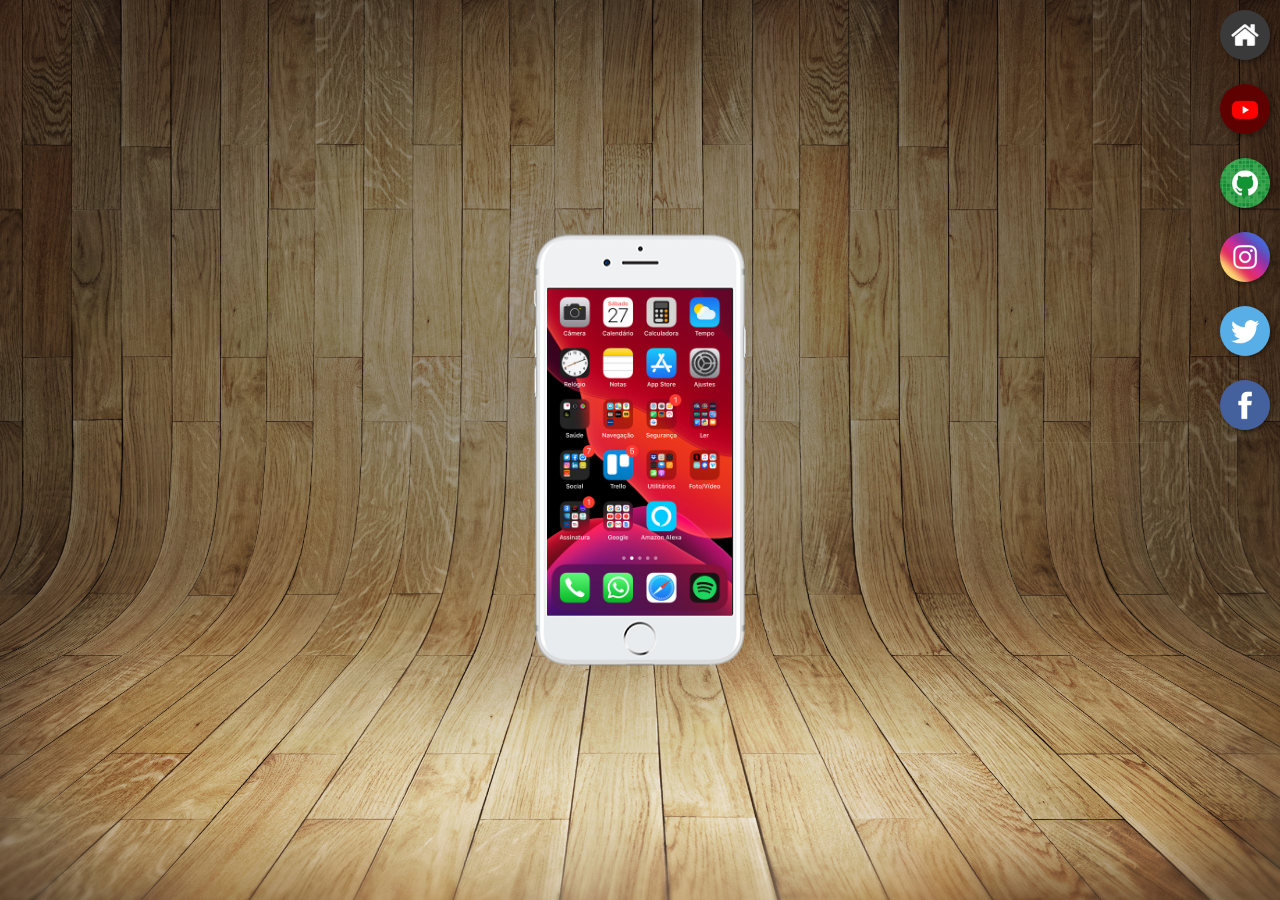
<file: index.html>
<!DOCTYPE html>
<html lang="pt-br">
<head>
    <meta charset="UTF-8">
    <meta name="viewport" content="width=device-width, initial-scale=1.0">
    <link rel="shortcut icon" href="favicon.ico" type="image/x-icon">
    <link rel="stylesheet" href="estilos/style.css">
    <title>Projeto Redes Sociais</title>
</head>
<body>
   <main>
        <section id="telefone">
            <iframe src="home.html" name="tela" id="tela" frameborder="0">
                Seu navegador não é compatível com isso.
            </iframe>
        </section>
        <section id="redes-sociais">
            <a href="home.html" target="tela"><img src="imagens/logo-home.jpg" alt="Home"></a><br>
            <a href="youtube.html" target="tela"><img src="imagens/logo-youtube.jpg" alt="YouTube"></a><br>
            <a href="github.html" target="tela"><img src="imagens/logo-github.jpg" alt="GitHub"></a><br>
            <a href="instagram.html" target="tela"><img src="imagens/logo-instagram.jpg" alt="Instagram"></a><br>
            <a href="twitter.html" target="tela"><img src="imagens/logo-twitter.jpg" alt="Twitter"></a><br>
            <a href="facebook.html" target="tela"><img src="imagens/logo-facebook.jpg" alt="Facebook"></a>
        </section>
   </main>
</body>
</html>
</file>
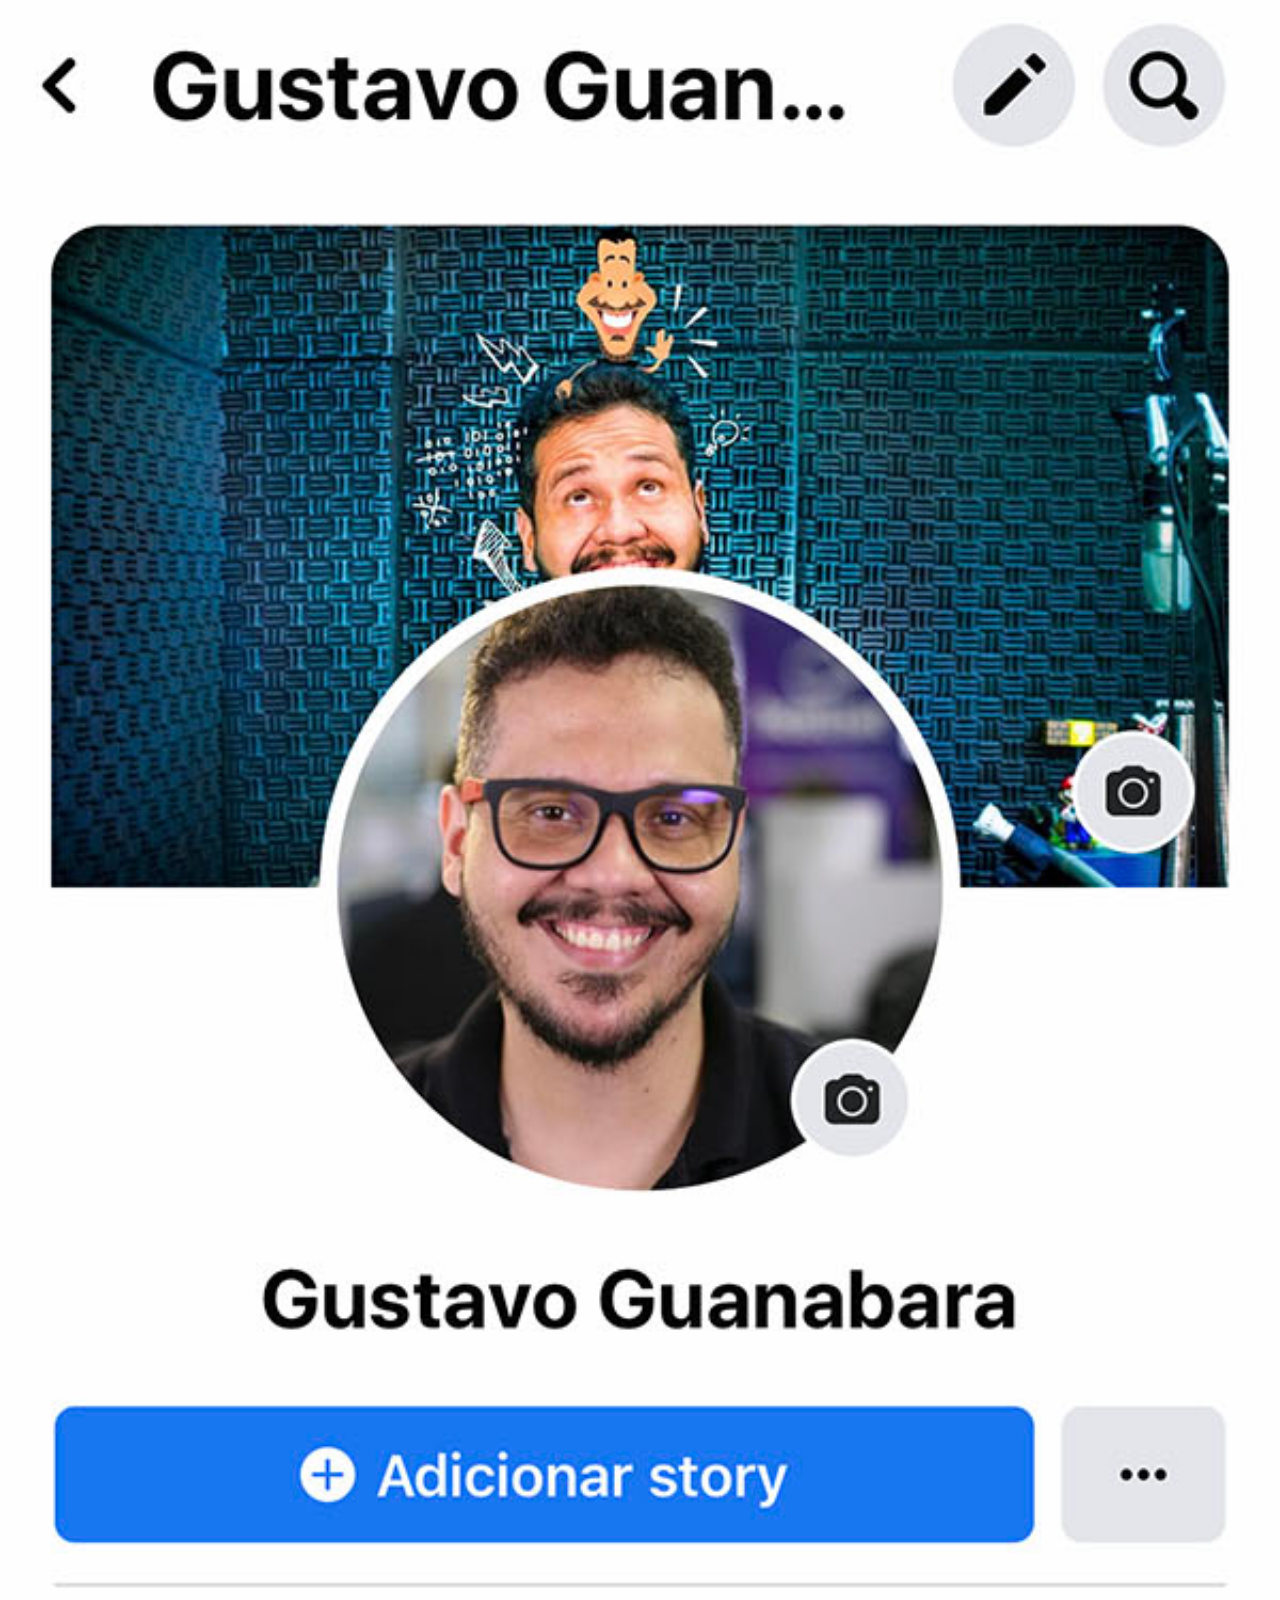
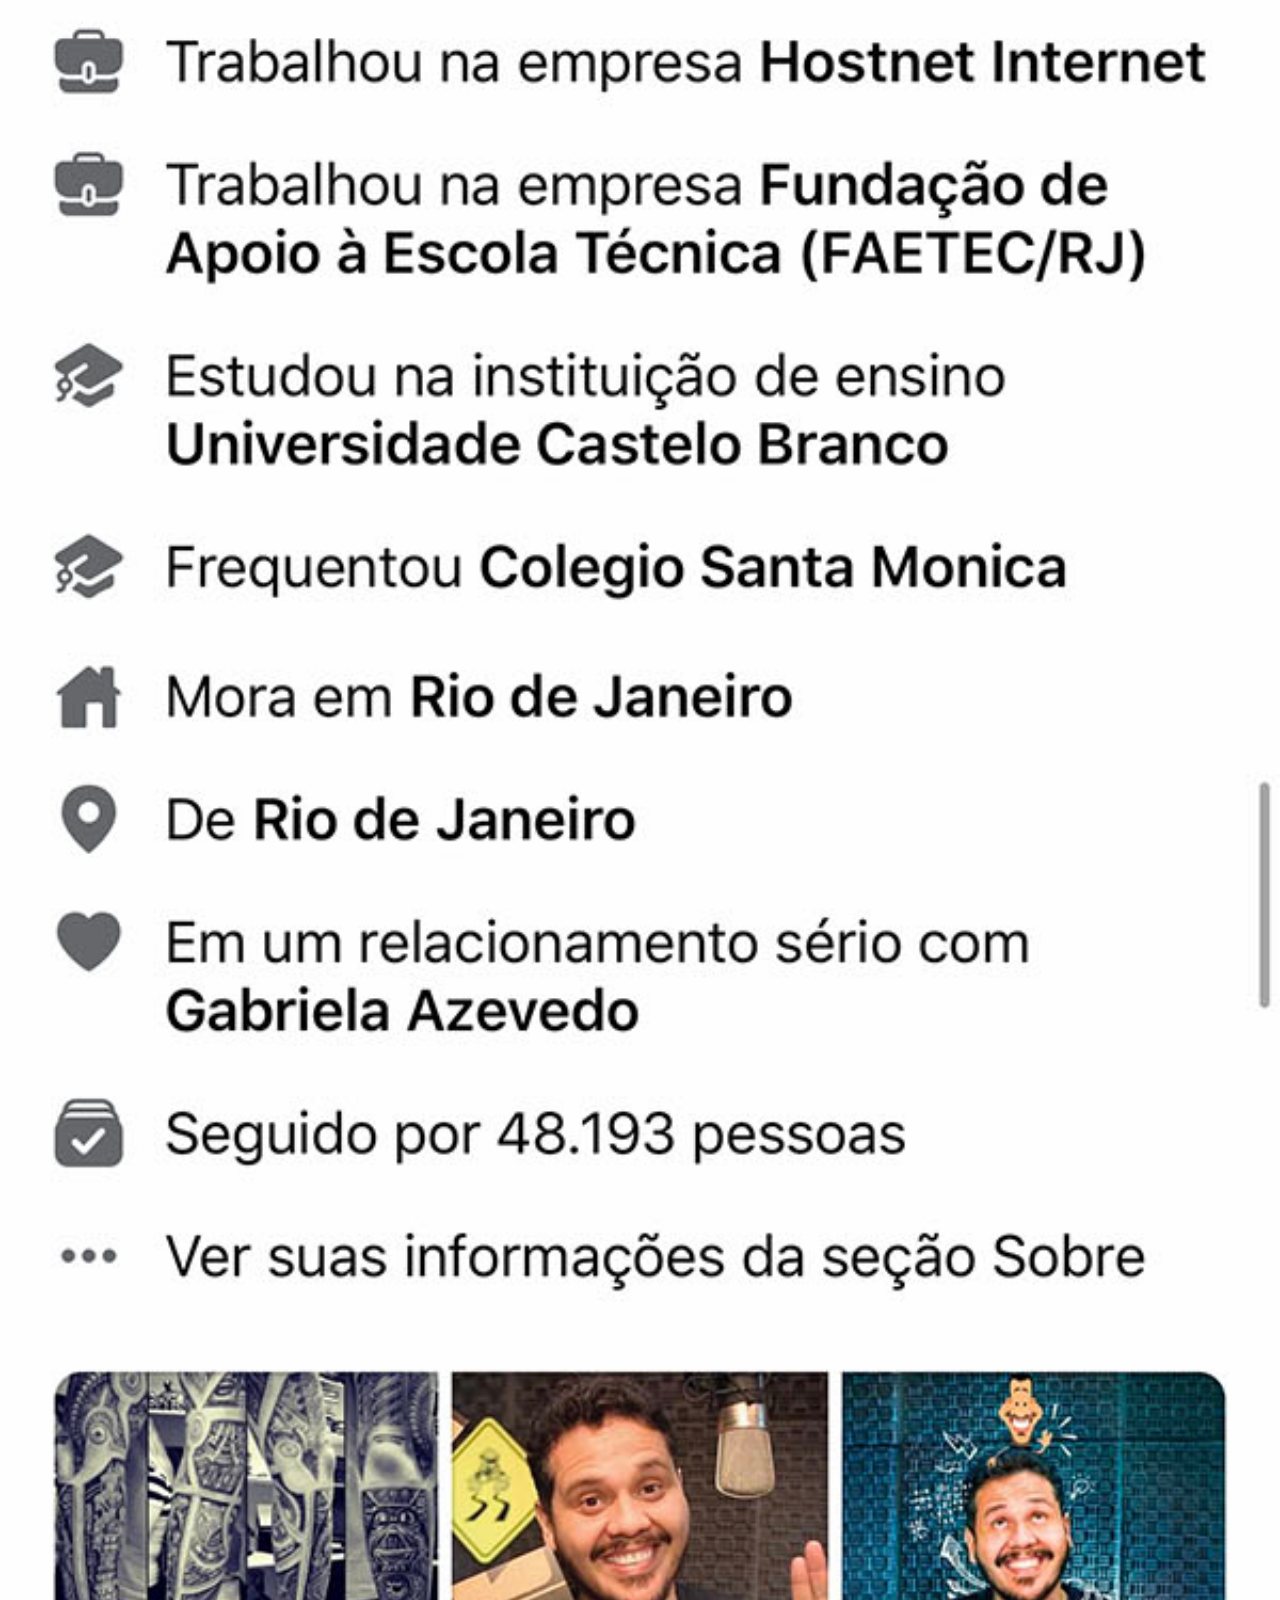
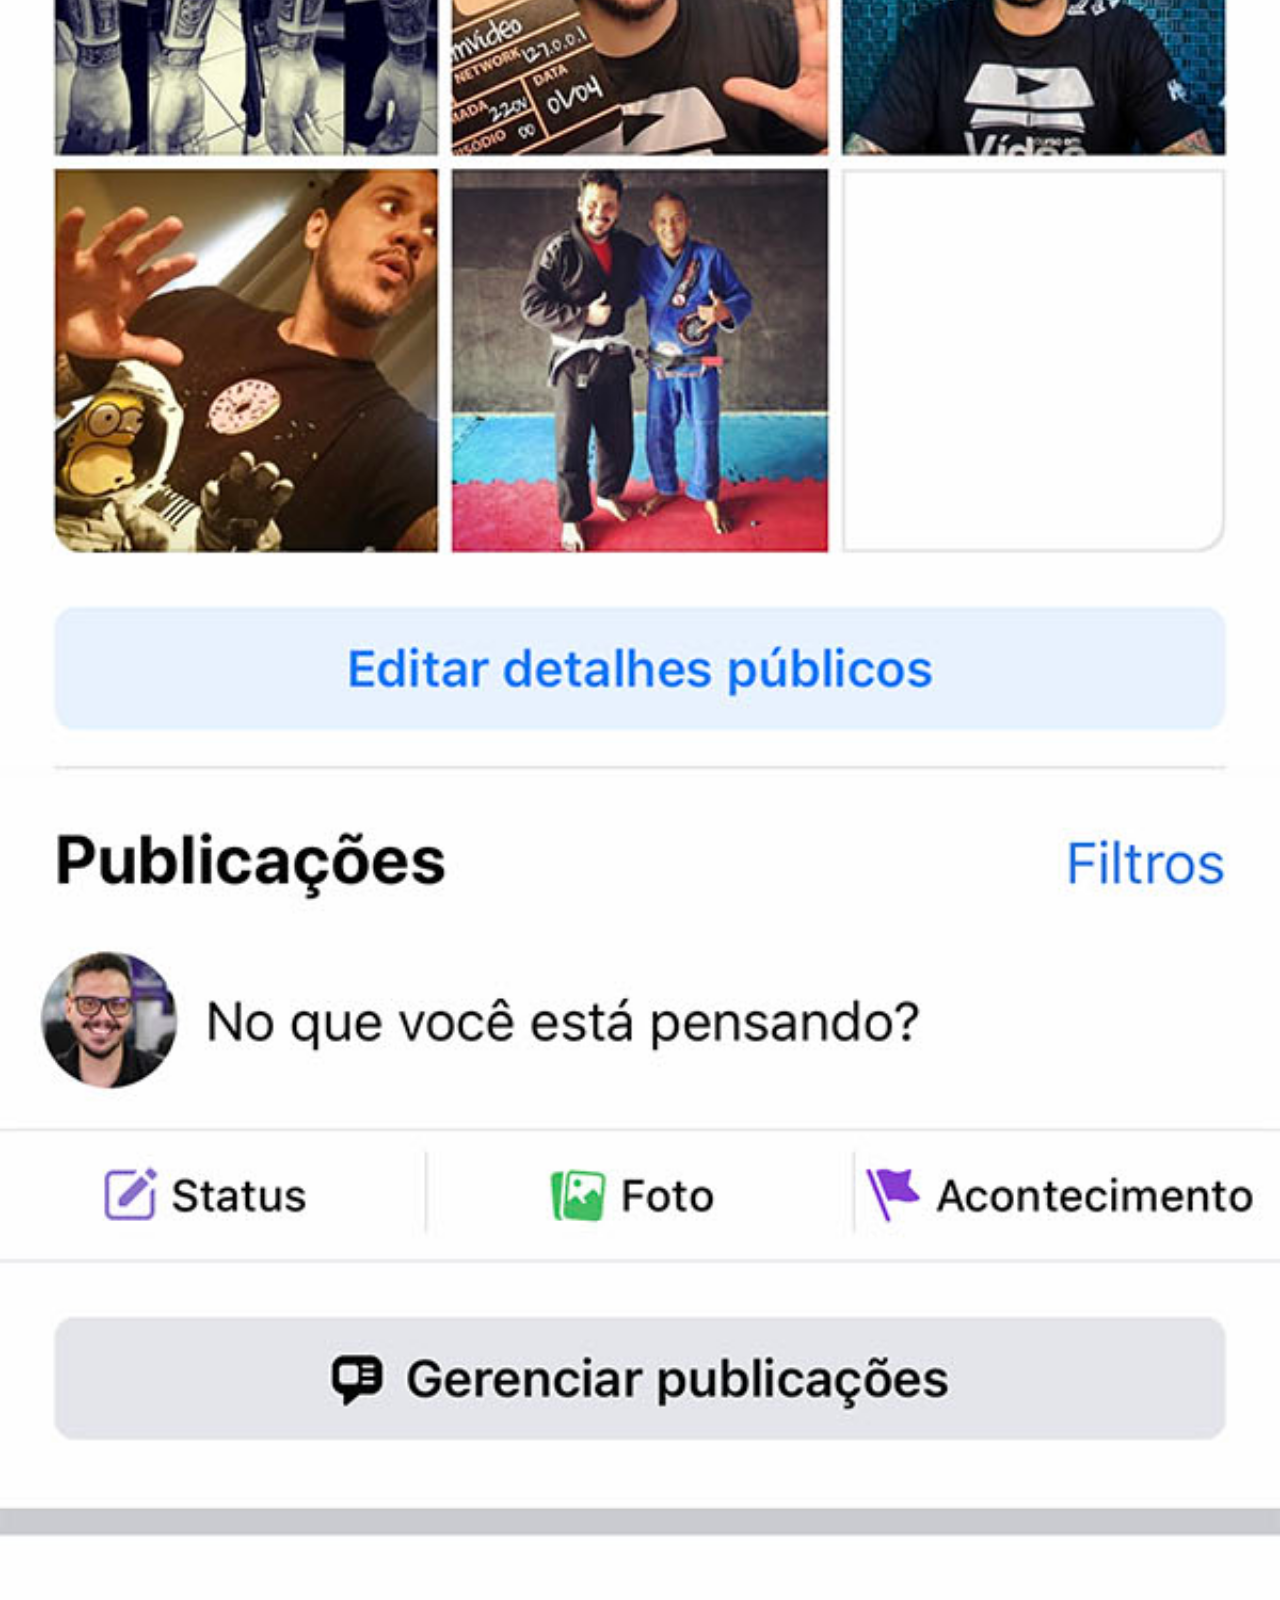
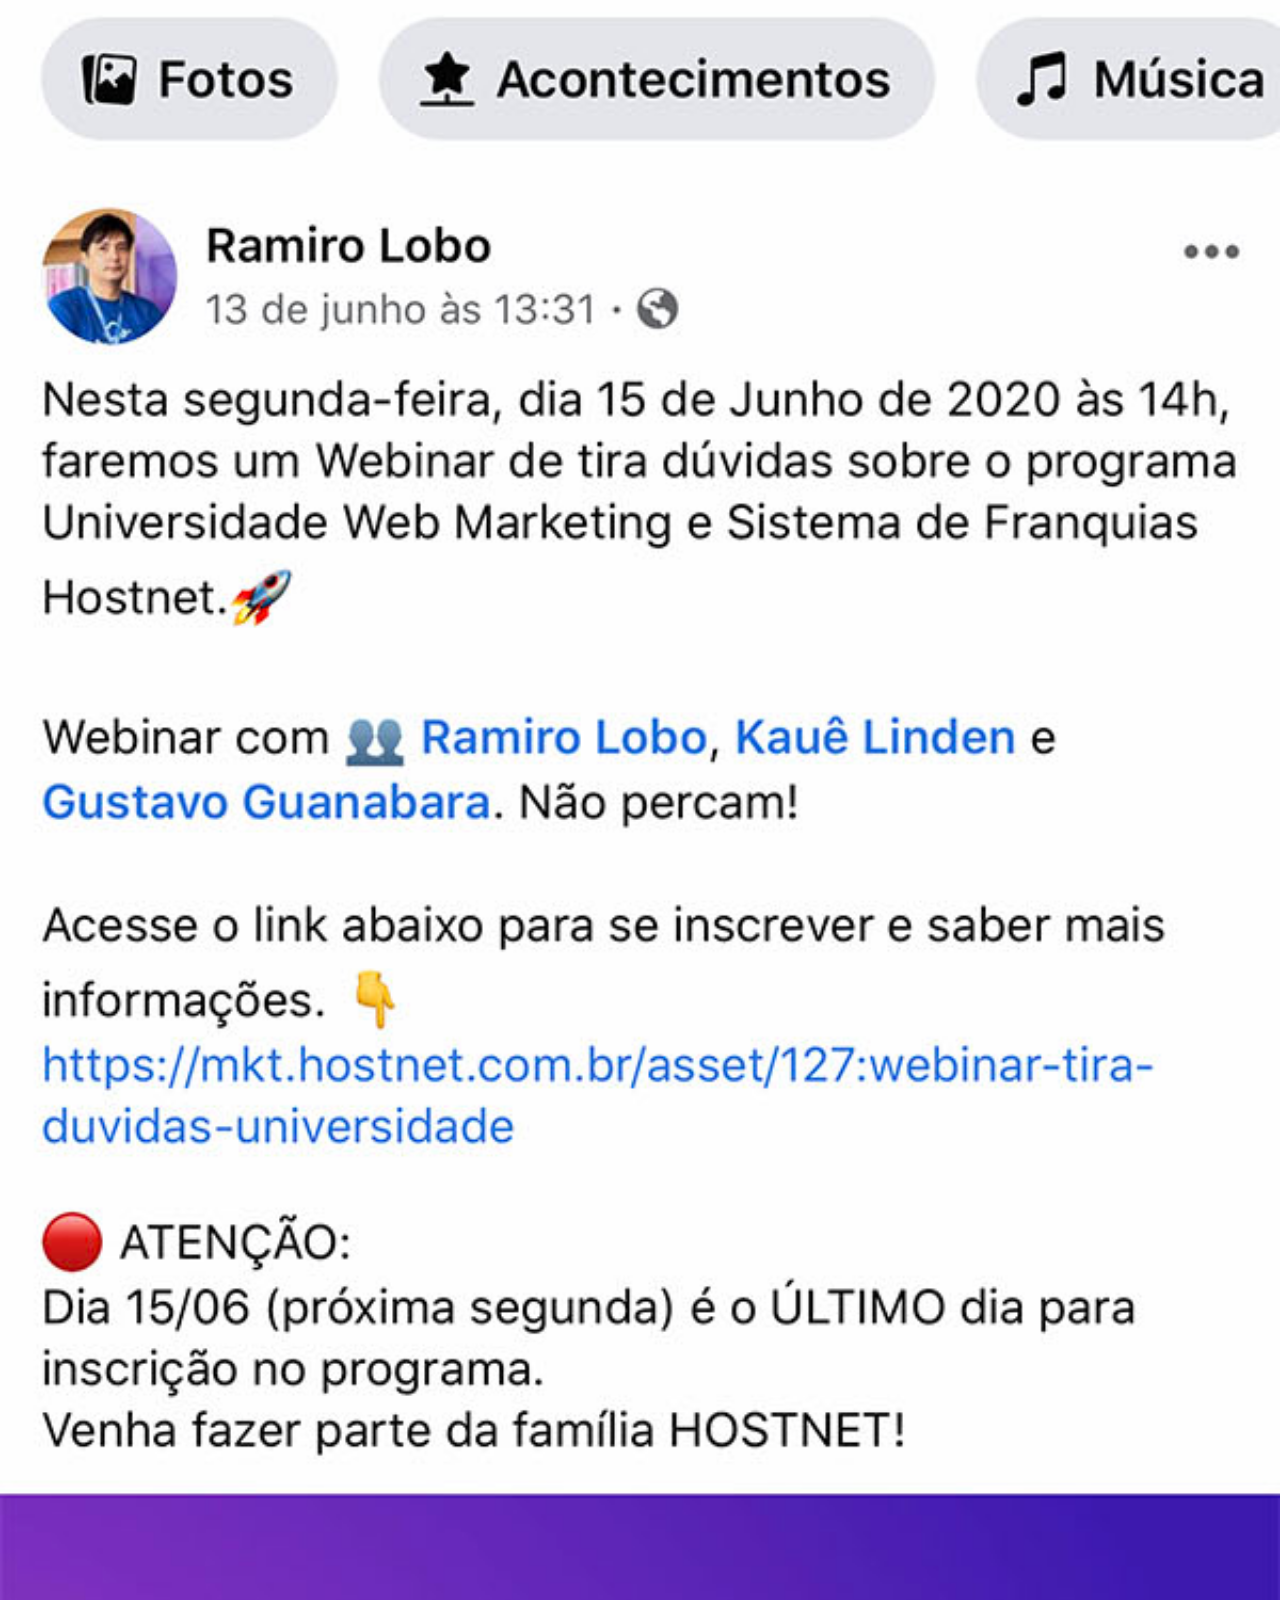
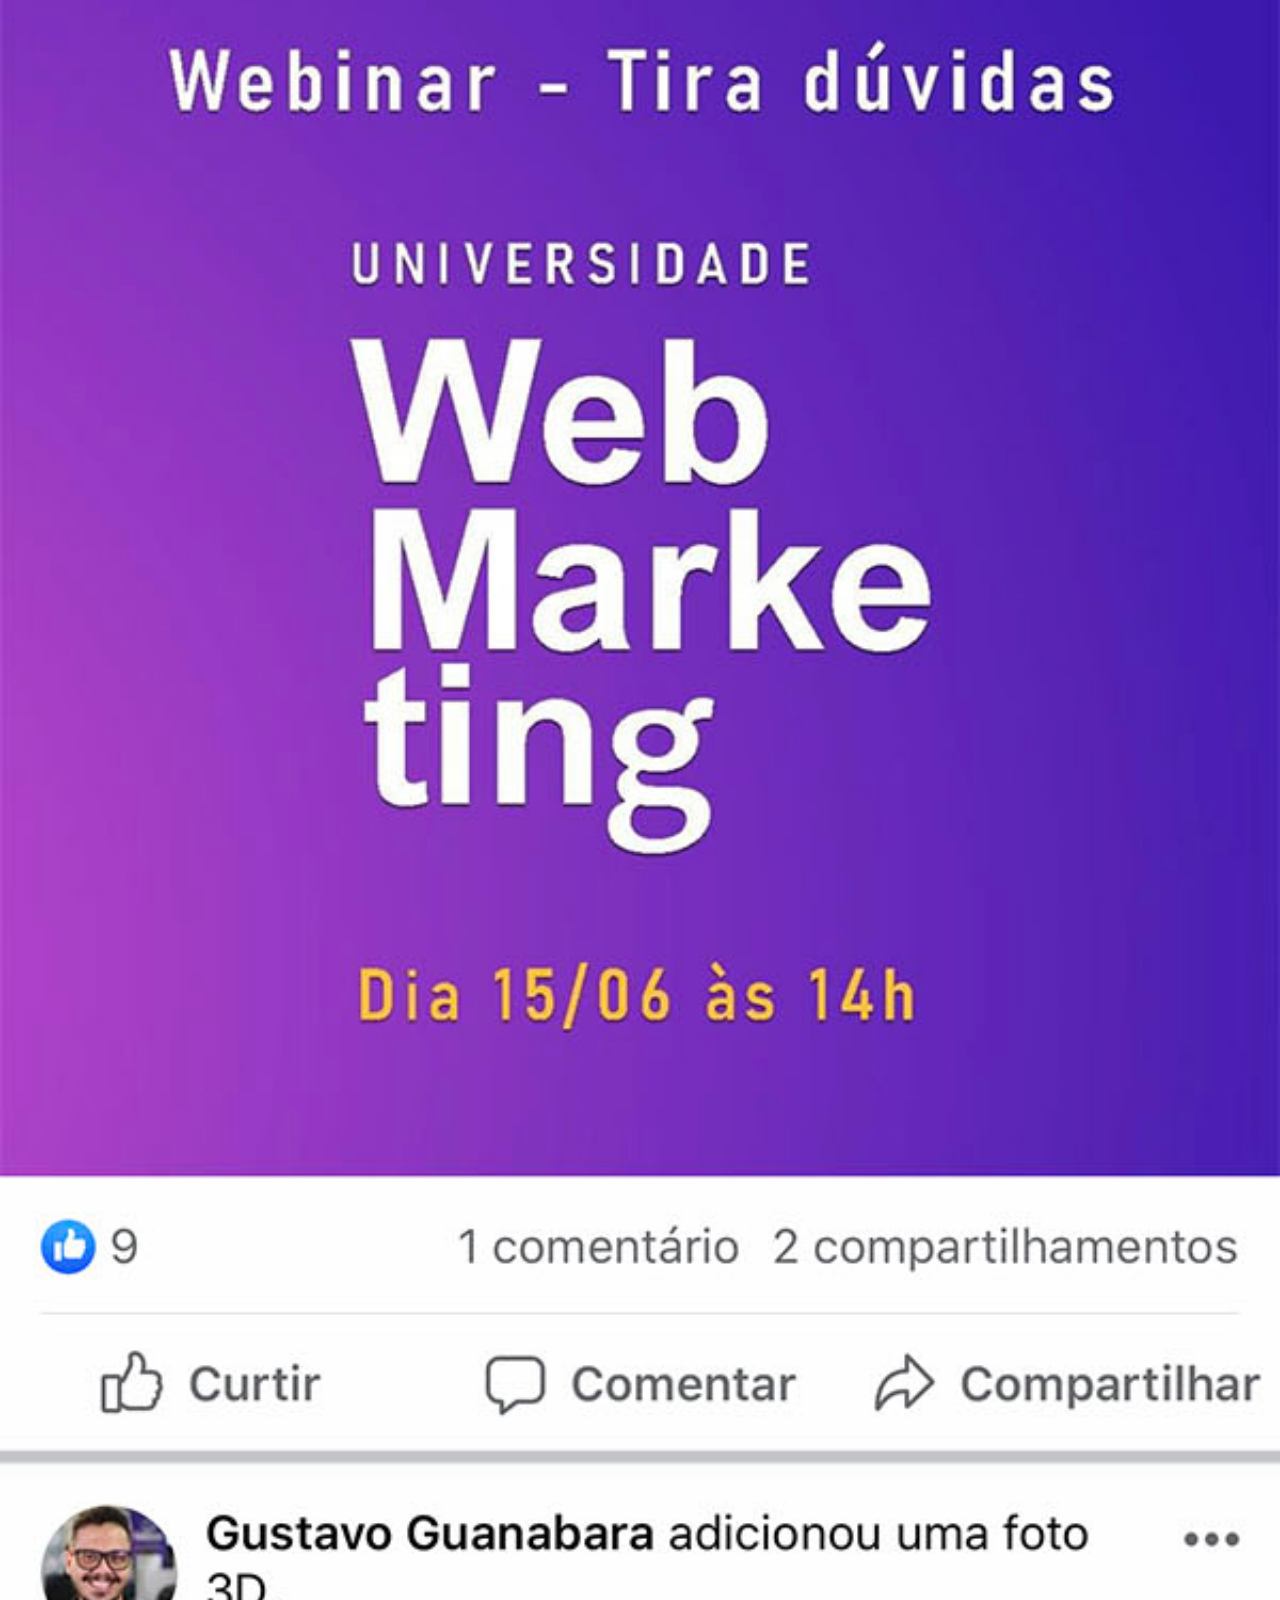
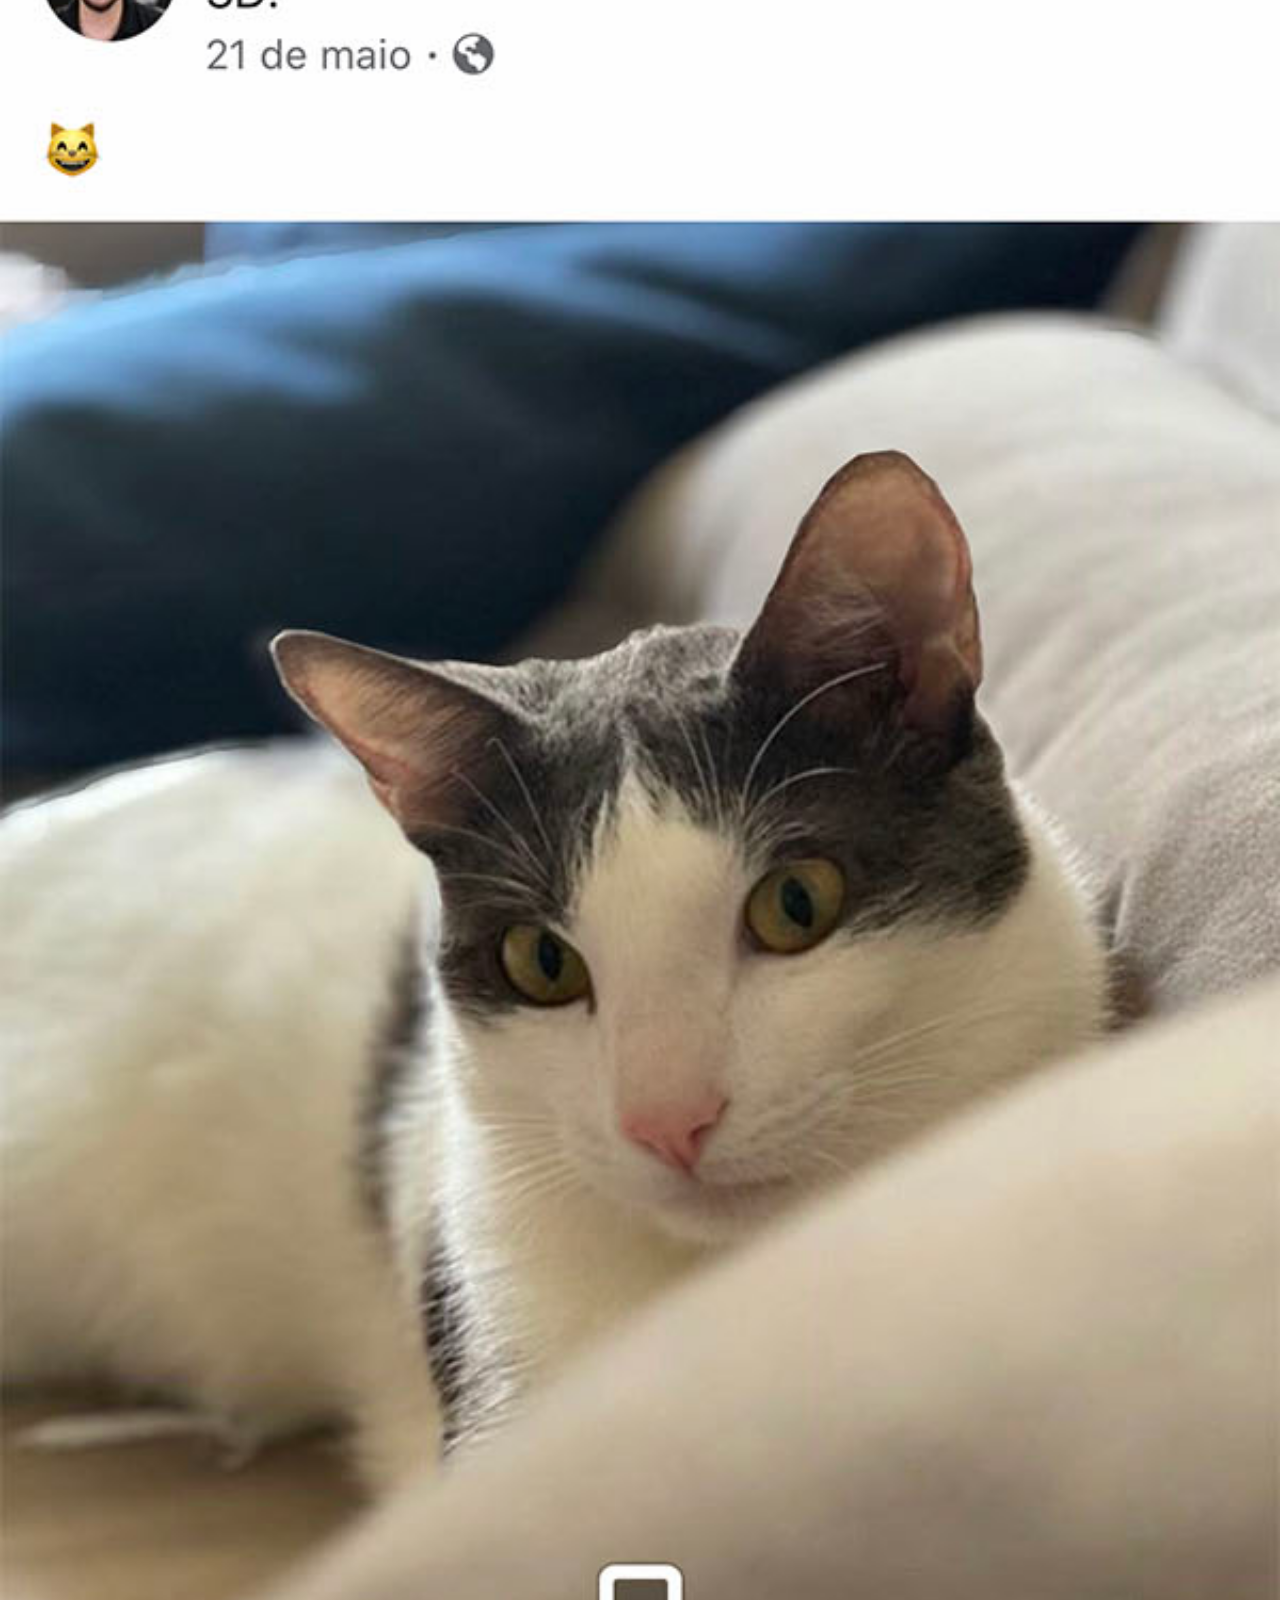
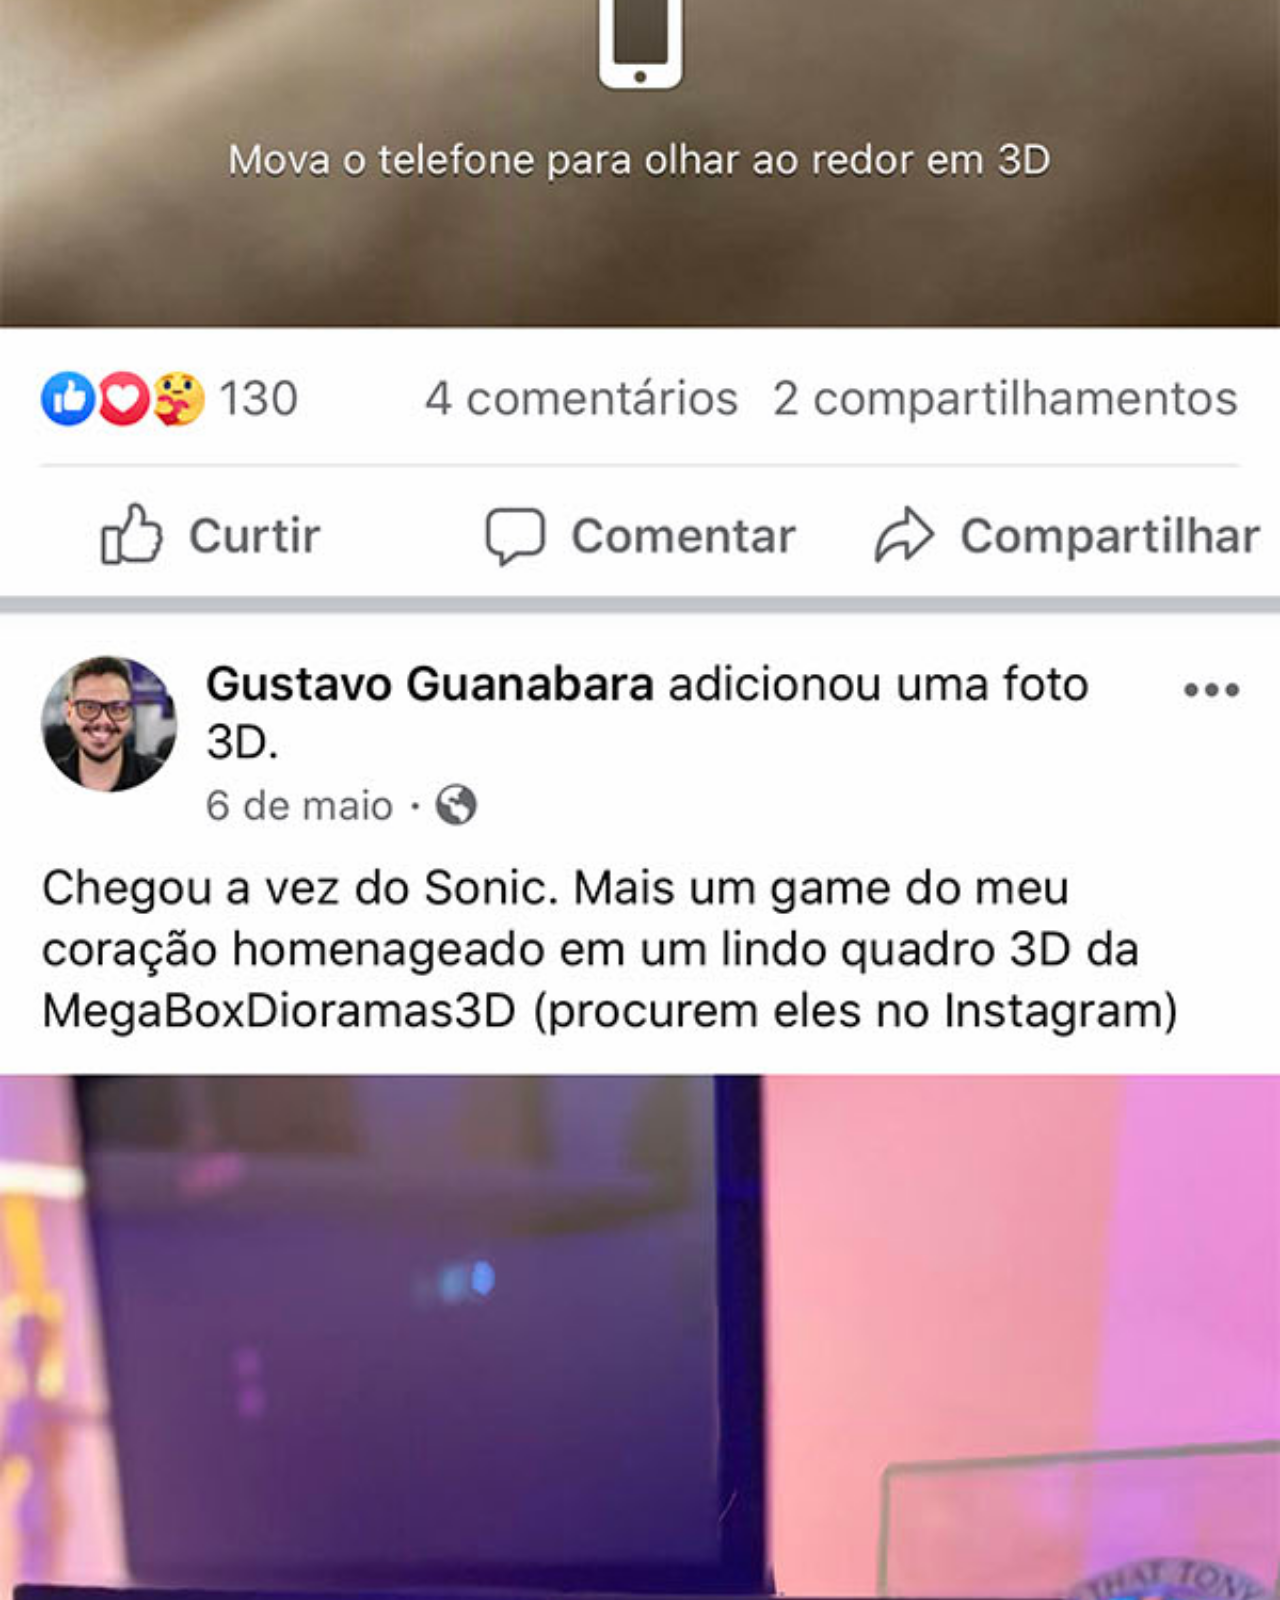
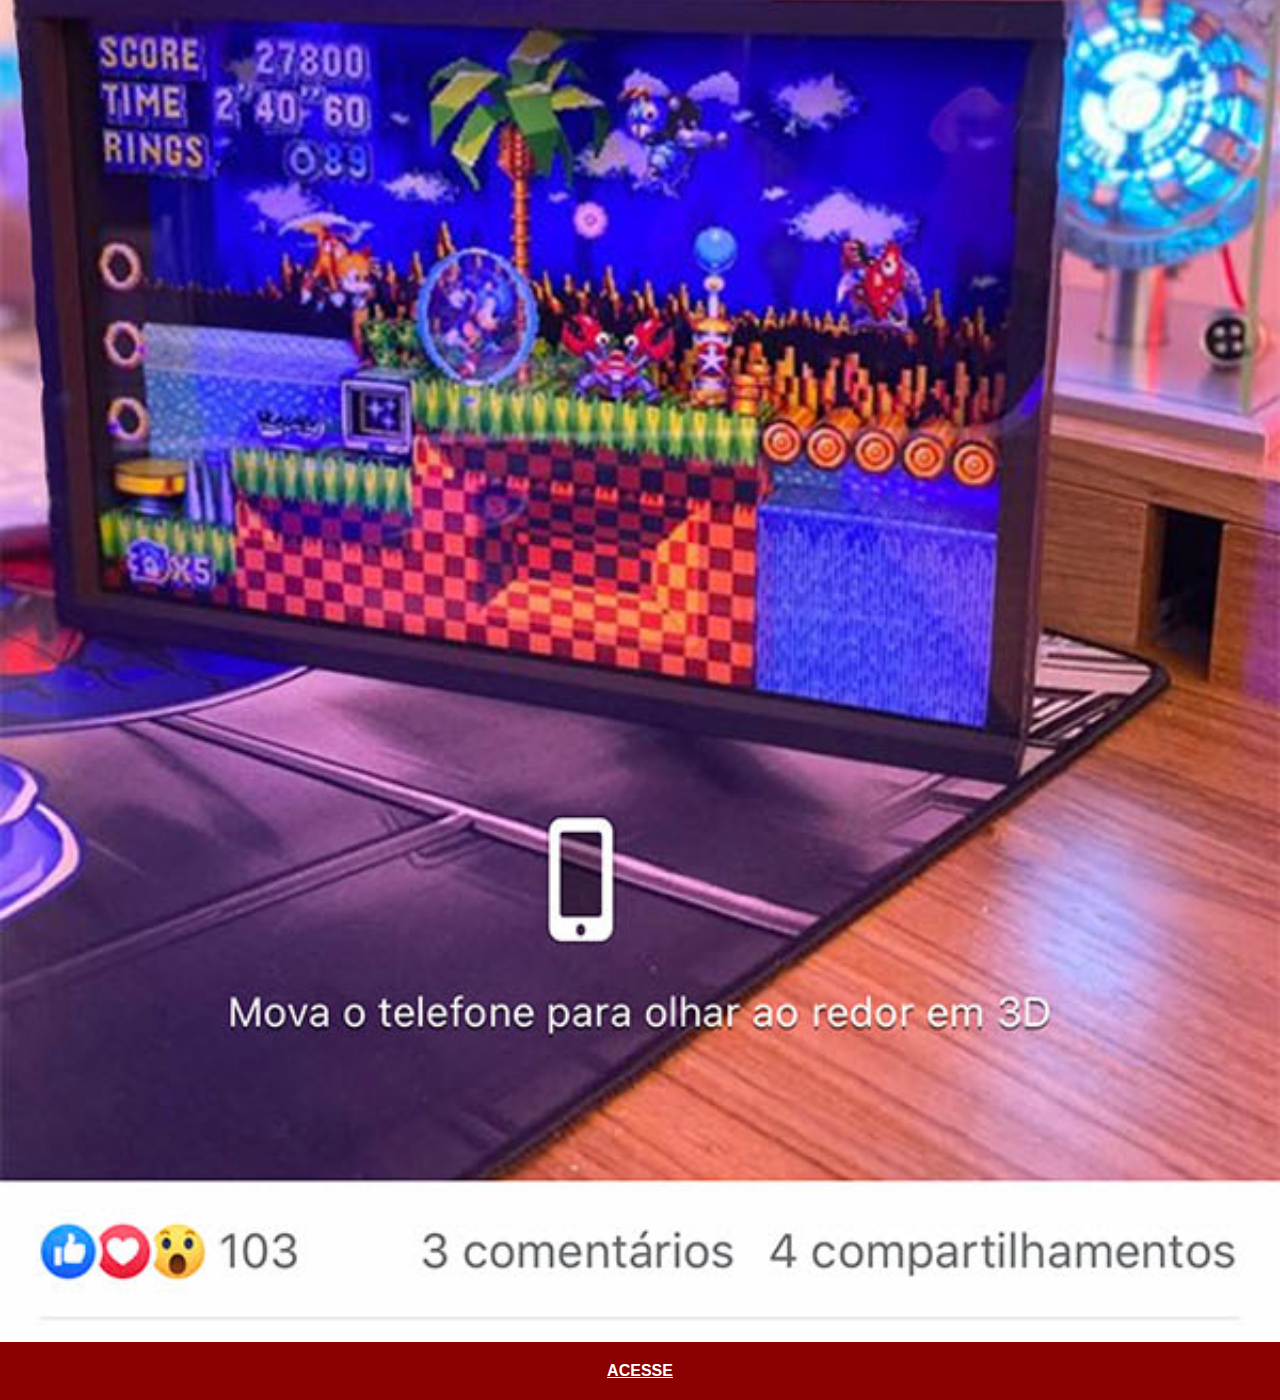
<file: facebook.html>
<!DOCTYPE html>
<html lang="pt-br">
<head>
    <meta charset="UTF-8">
    <meta name="viewport" content="width=device-width, initial-scale=1.0">
    <title>Facebook</title>
    <link rel="stylesheet" href="estilos/social.css">
</head>
<body>
    <img src="imagens/tela-facebook.jpg" alt="Facebook">
    <a href="https://www.facebook.com/gustavoguanabara?locale=pt_BR" target="_blank">ACESSE</a>
</body>
</html>
</file>
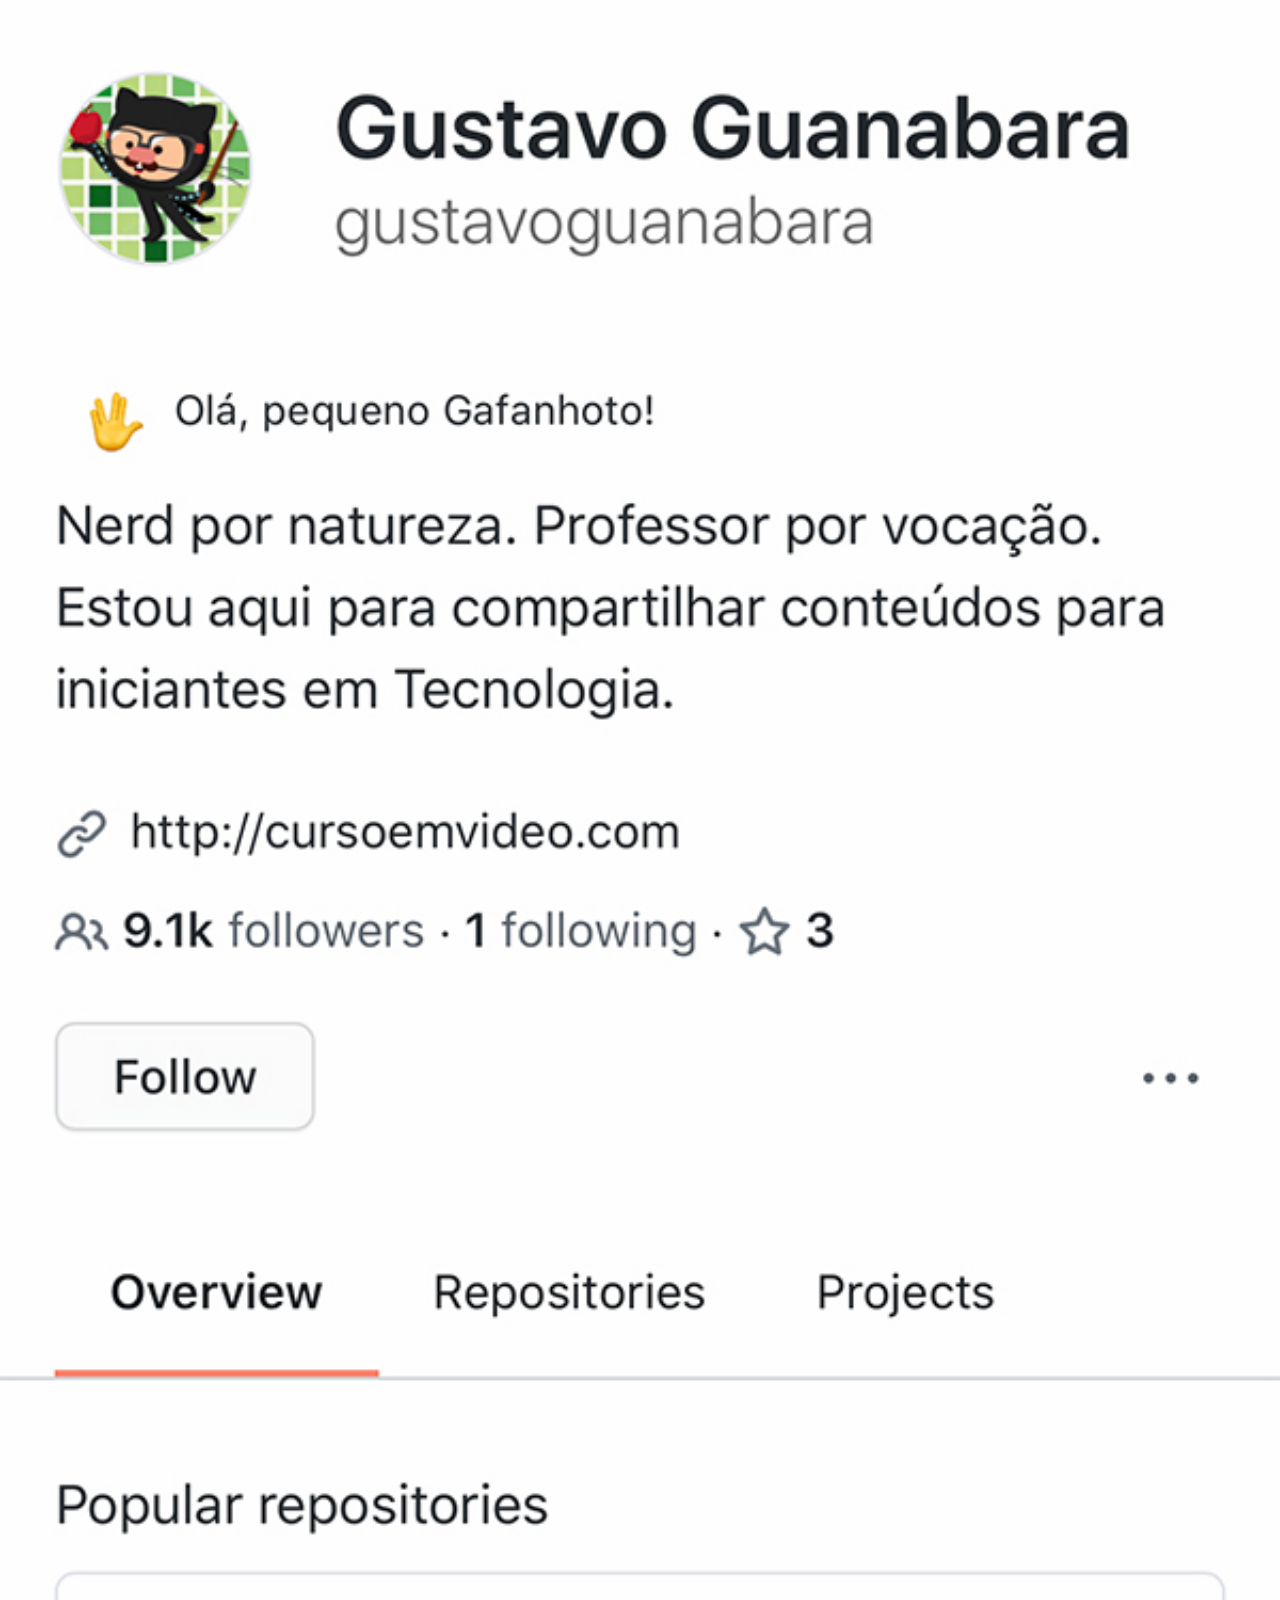
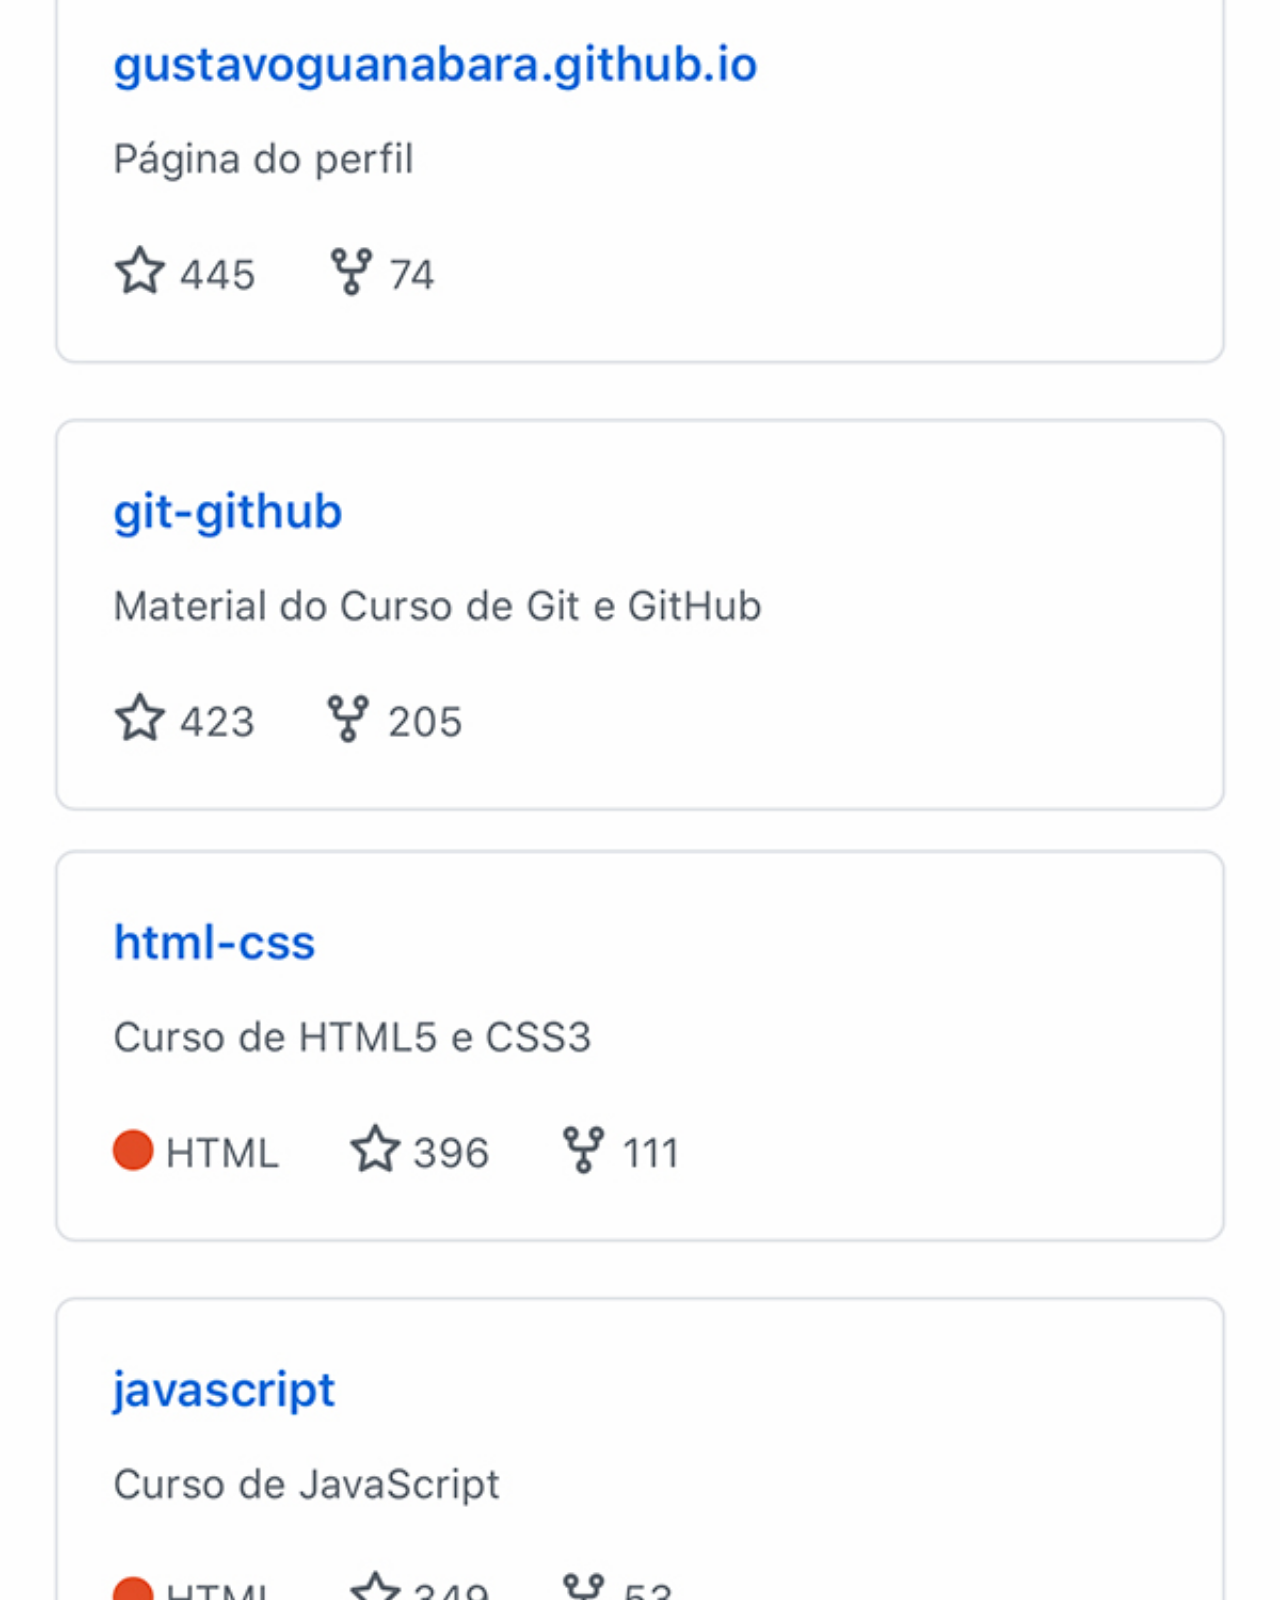
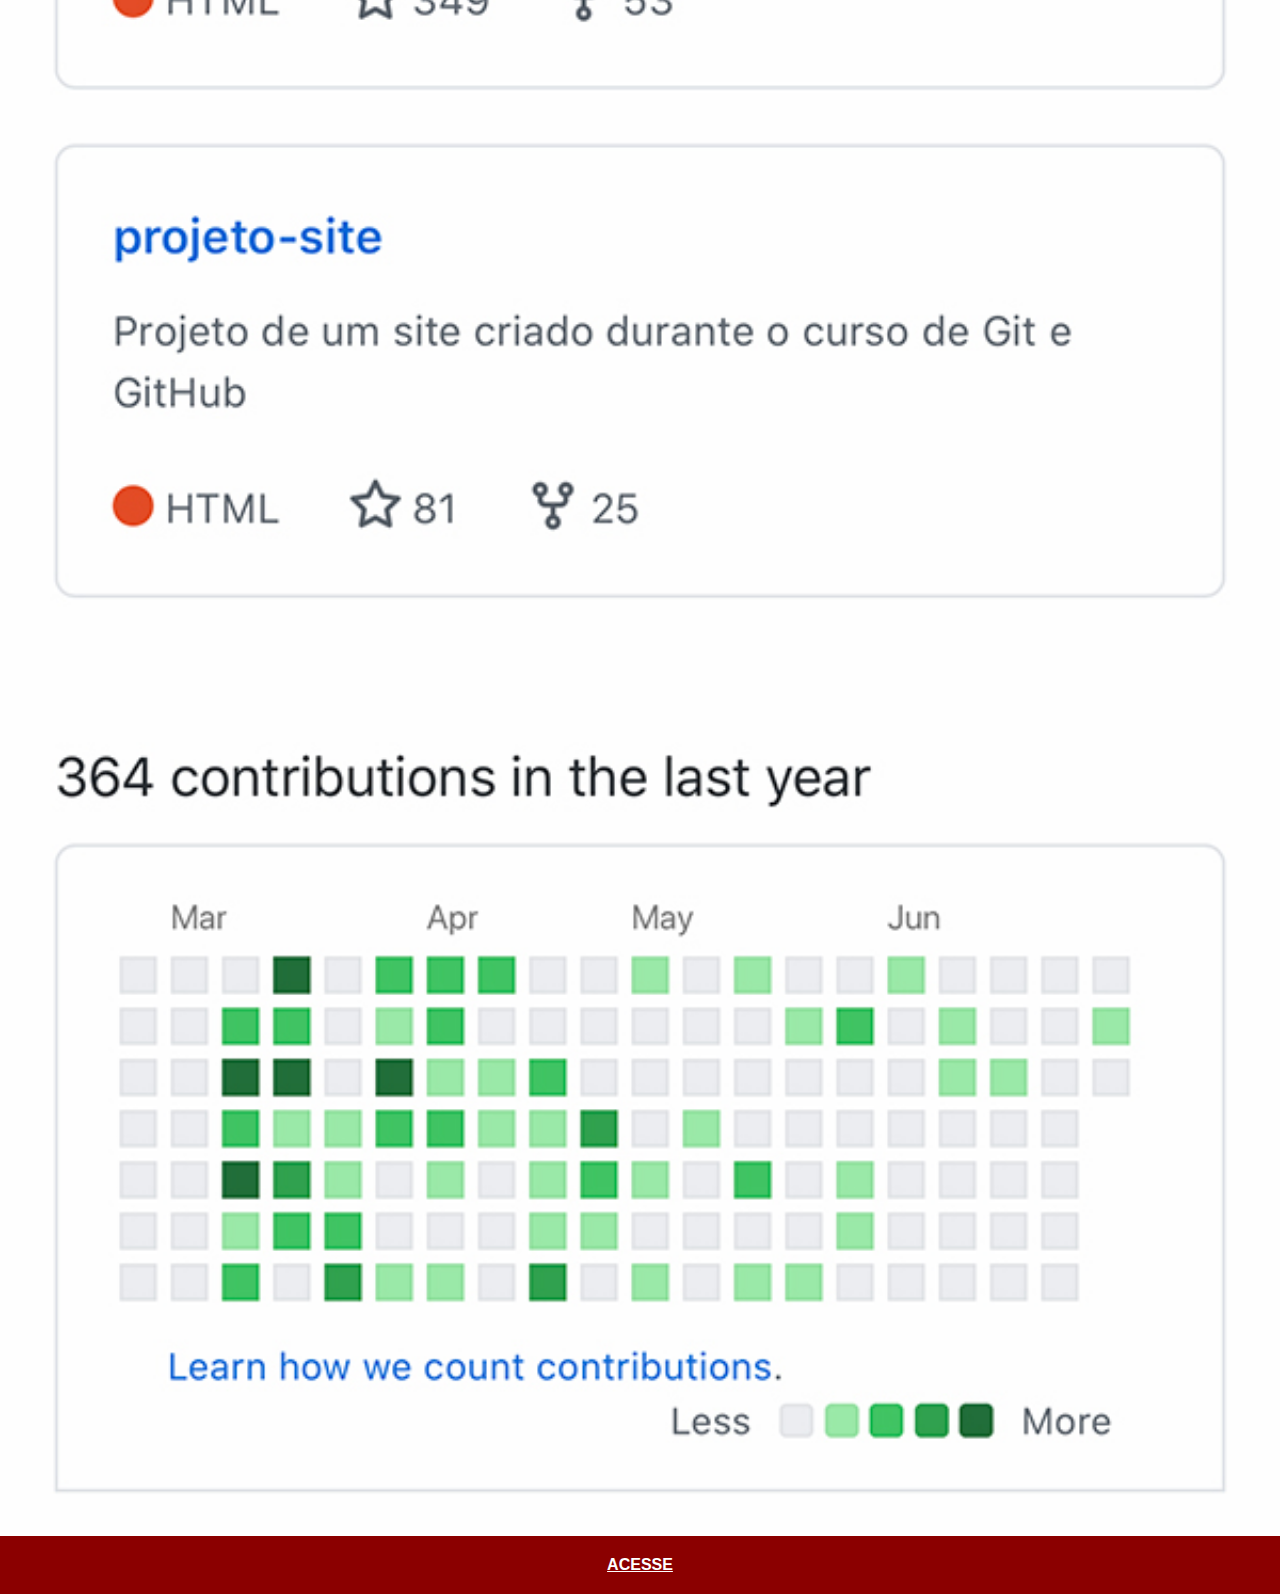
<file: github.html>
<!DOCTYPE html>
<html lang="pt-br">
<head>
    <meta charset="UTF-8">
    <meta name="viewport" content="width=device-width, initial-scale=1.0">
    <title>GitHub</title>
    <link rel="stylesheet" href="estilos/social.css">
</head>
<body>
    <img src="imagens/tela-github.jpg" alt="GitHub">
    <a href="https://github.com/gustavoguanabara" target="_blank">ACESSE</a>
</body>
</html>
</file>
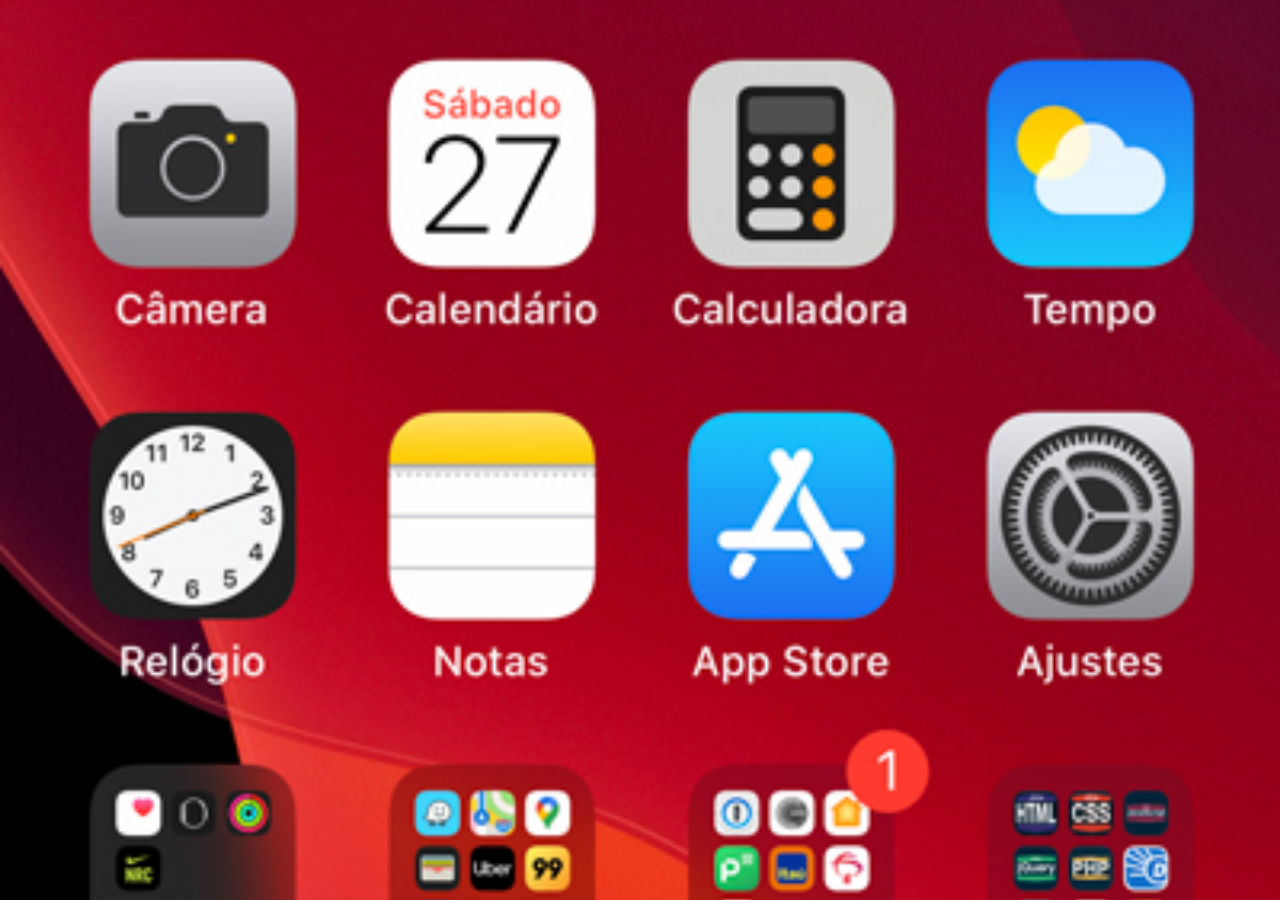
<file: home.html>
<!DOCTYPE html>
<html lang="pt-br">
<head>
    <meta charset="UTF-8">
    <meta name="viewport" content="width=device-width, initial-scale=1.0">
    <title>Home</title>
</head>
<style>
    * {
        margin: 0px;
        padding: 0px;
    }

    body {
        width: 100vw;
        height: 100vh;
        background: black url('imagens/tela-home.jpg')no-repeat top center;
        background-size: cover;
    }
</style>
<body>
    
</body>
</html>
</file>
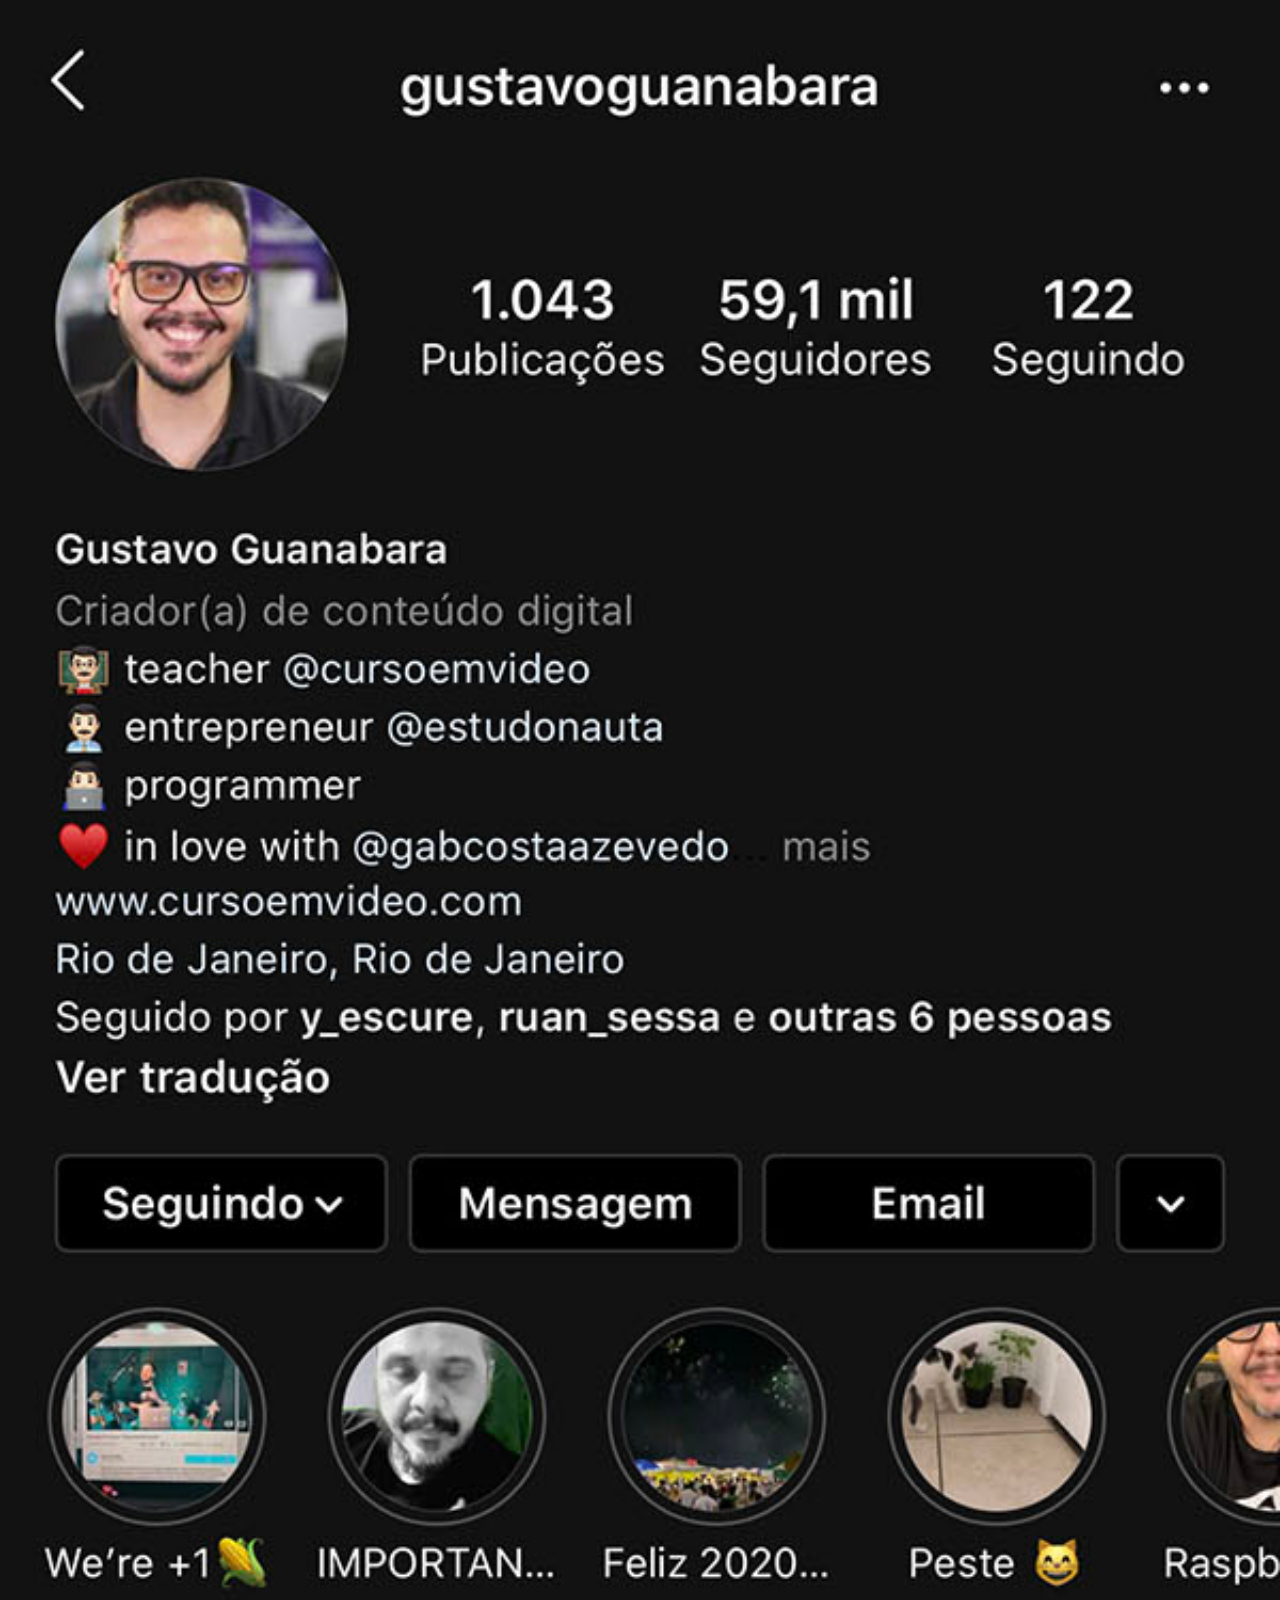
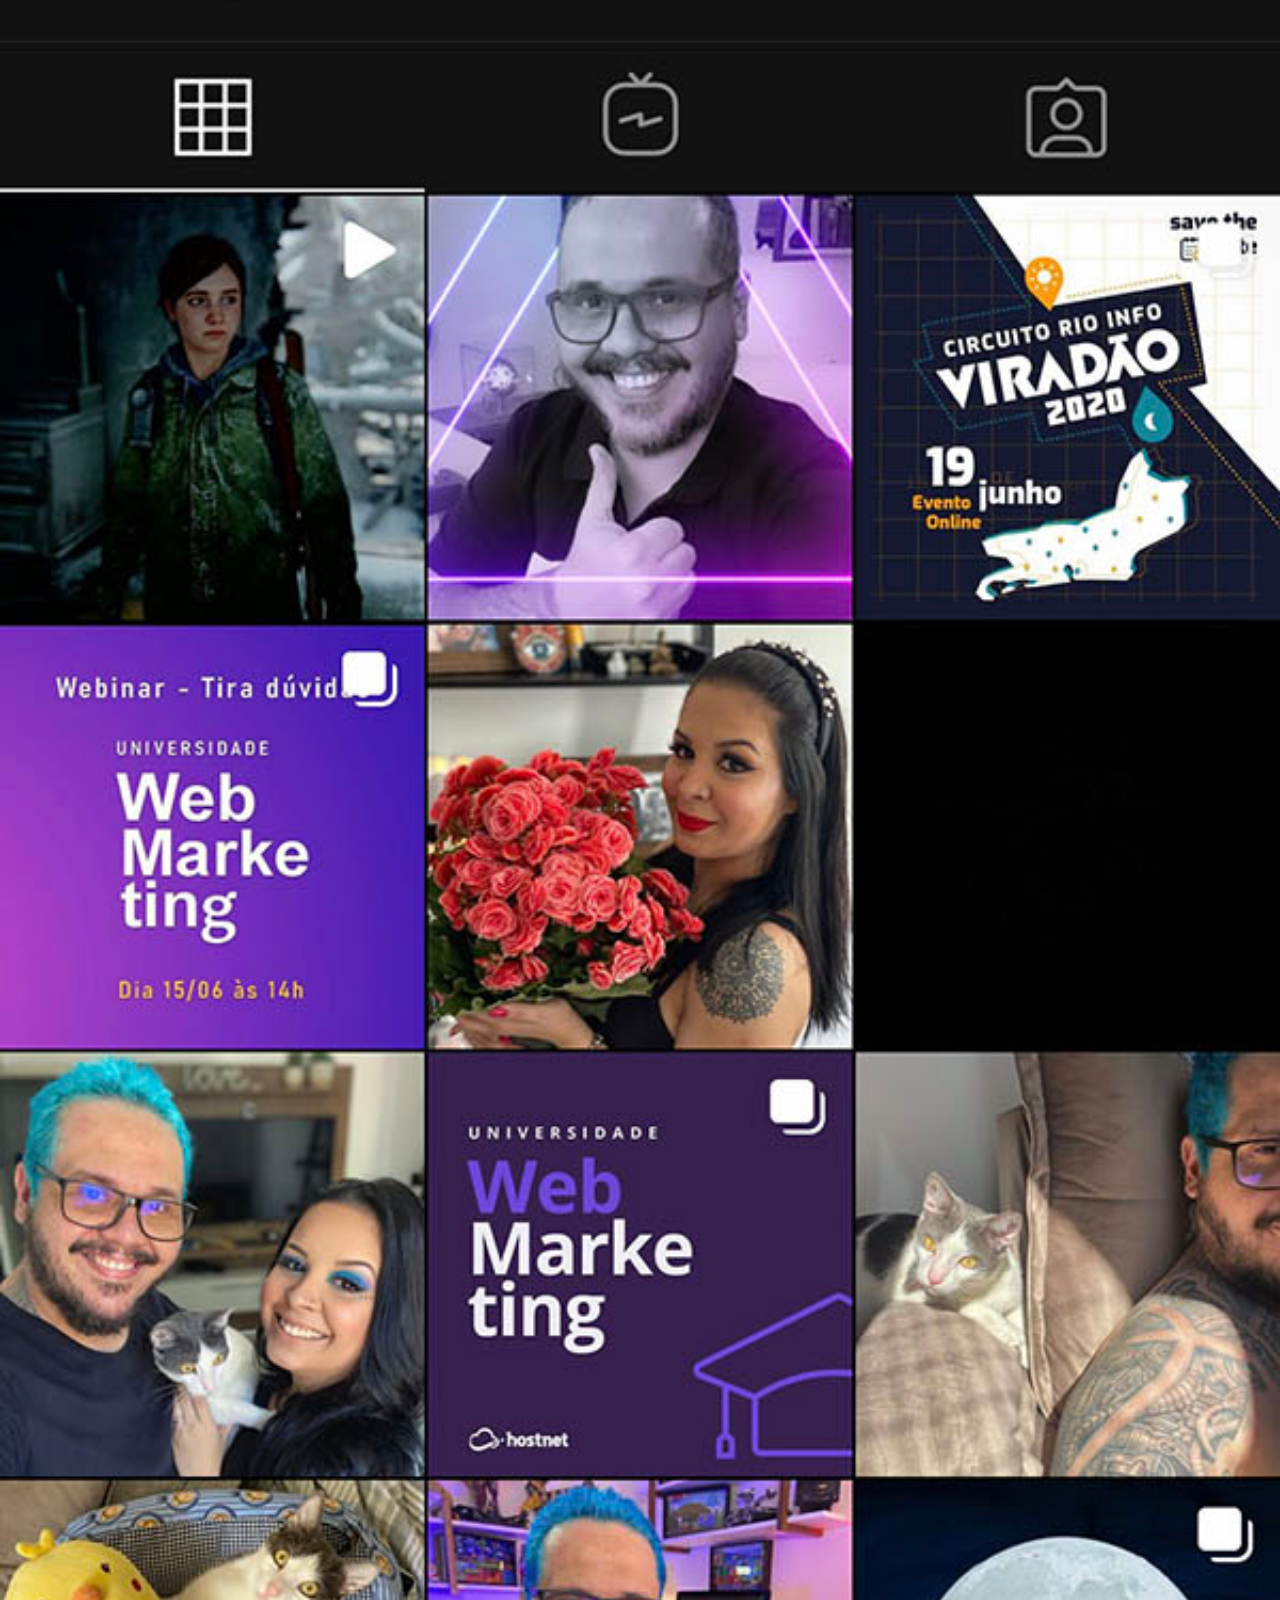
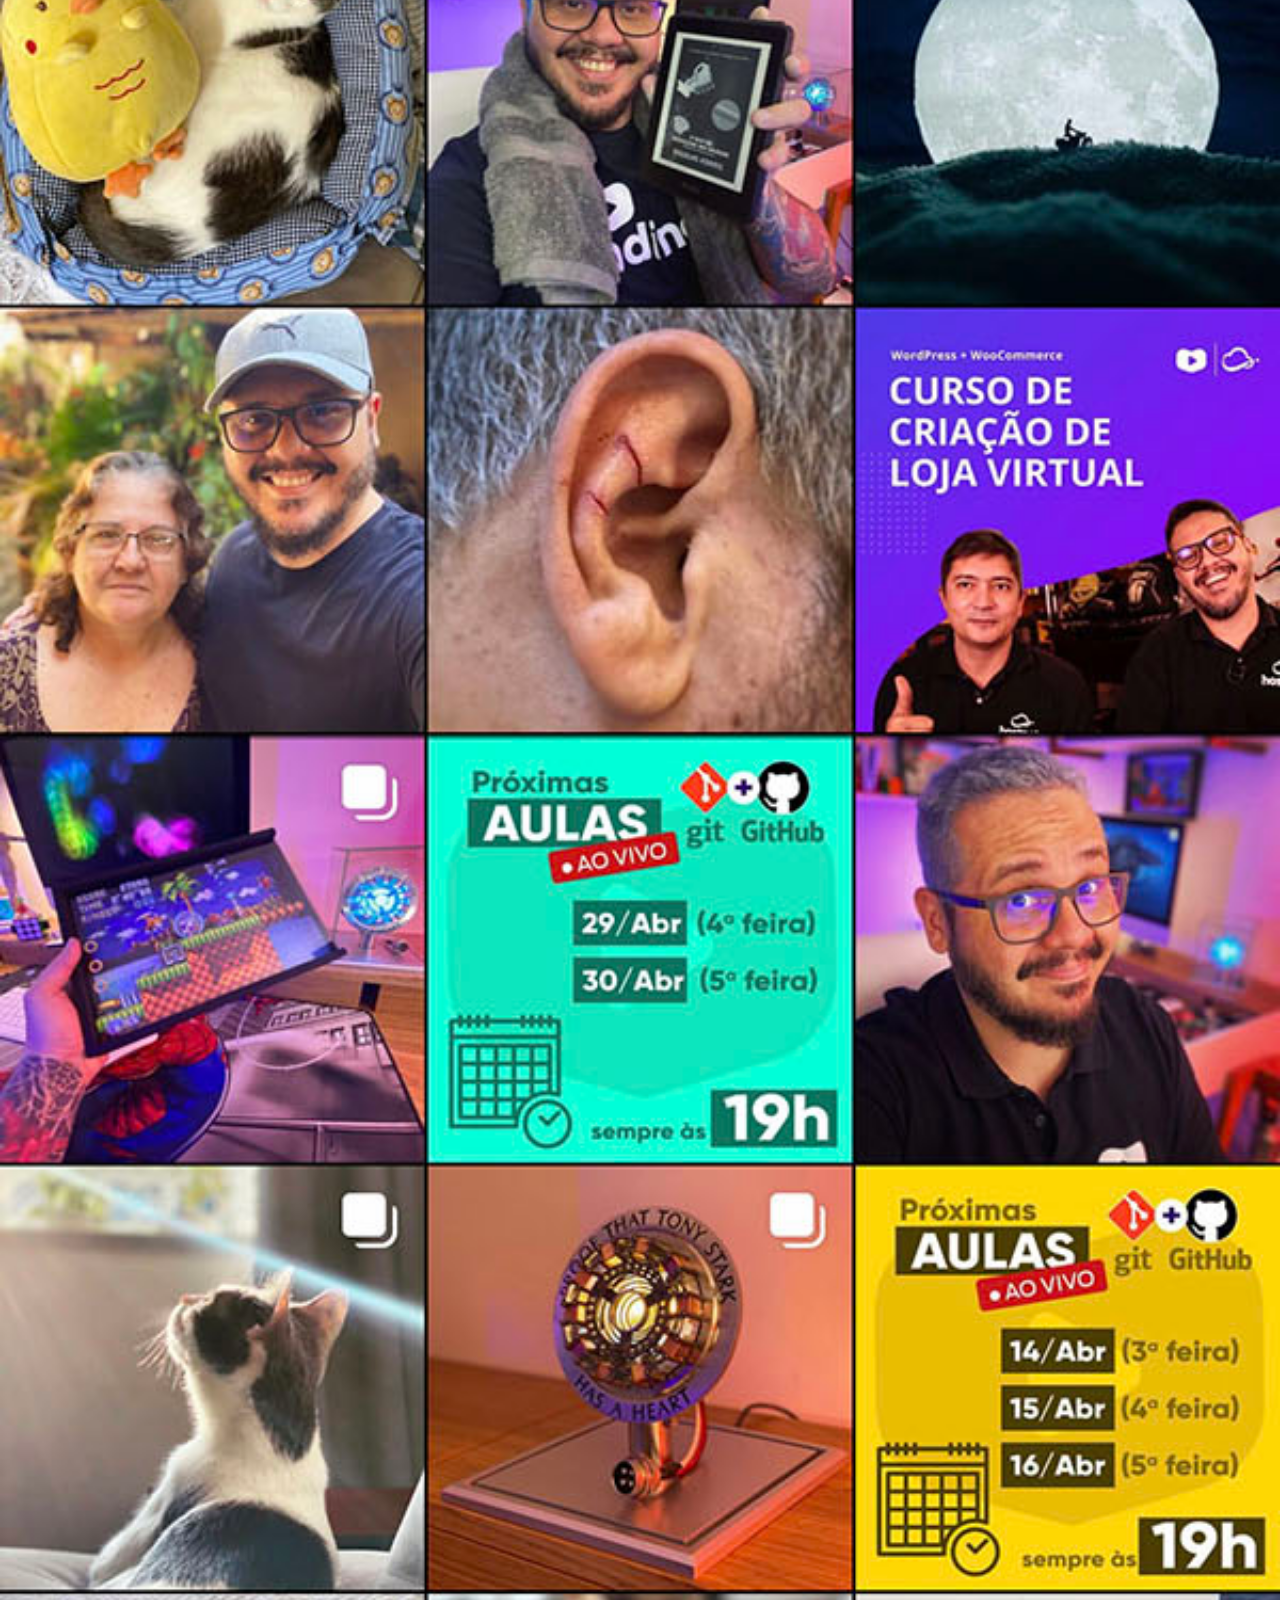
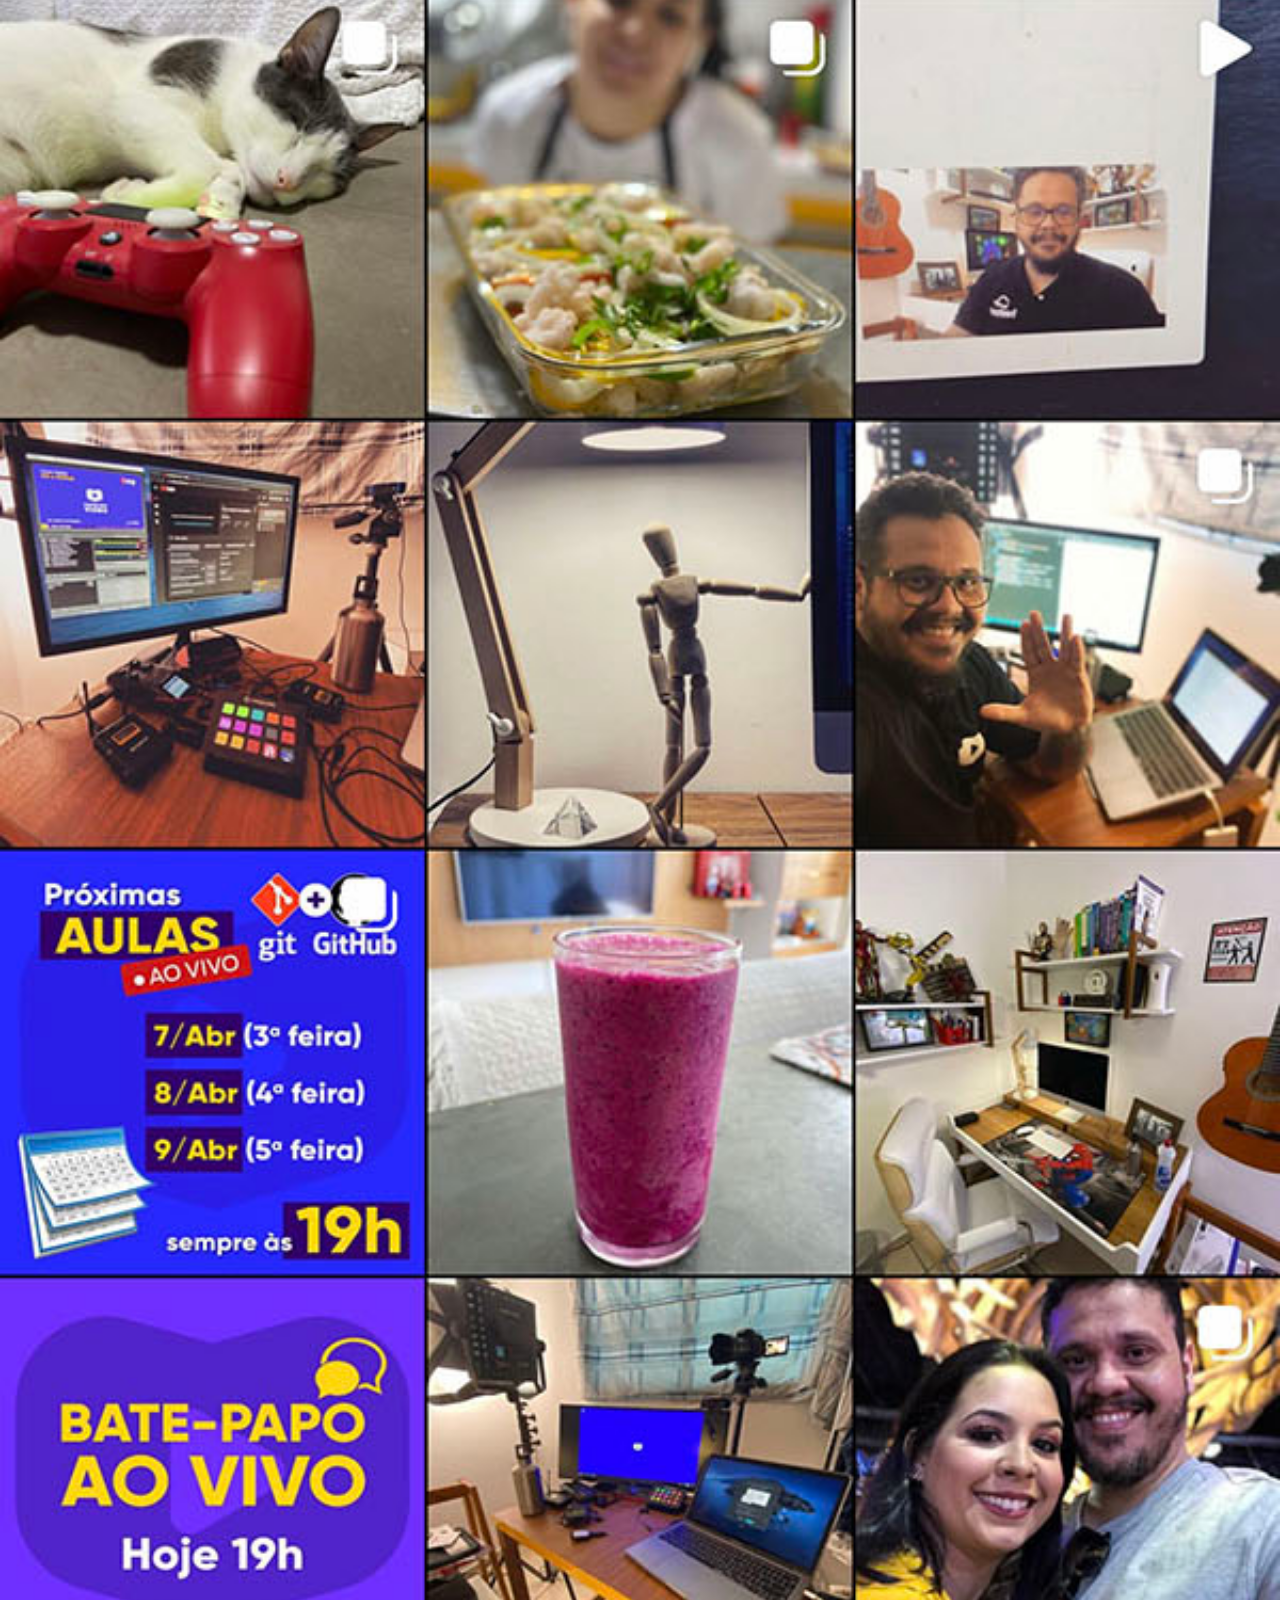
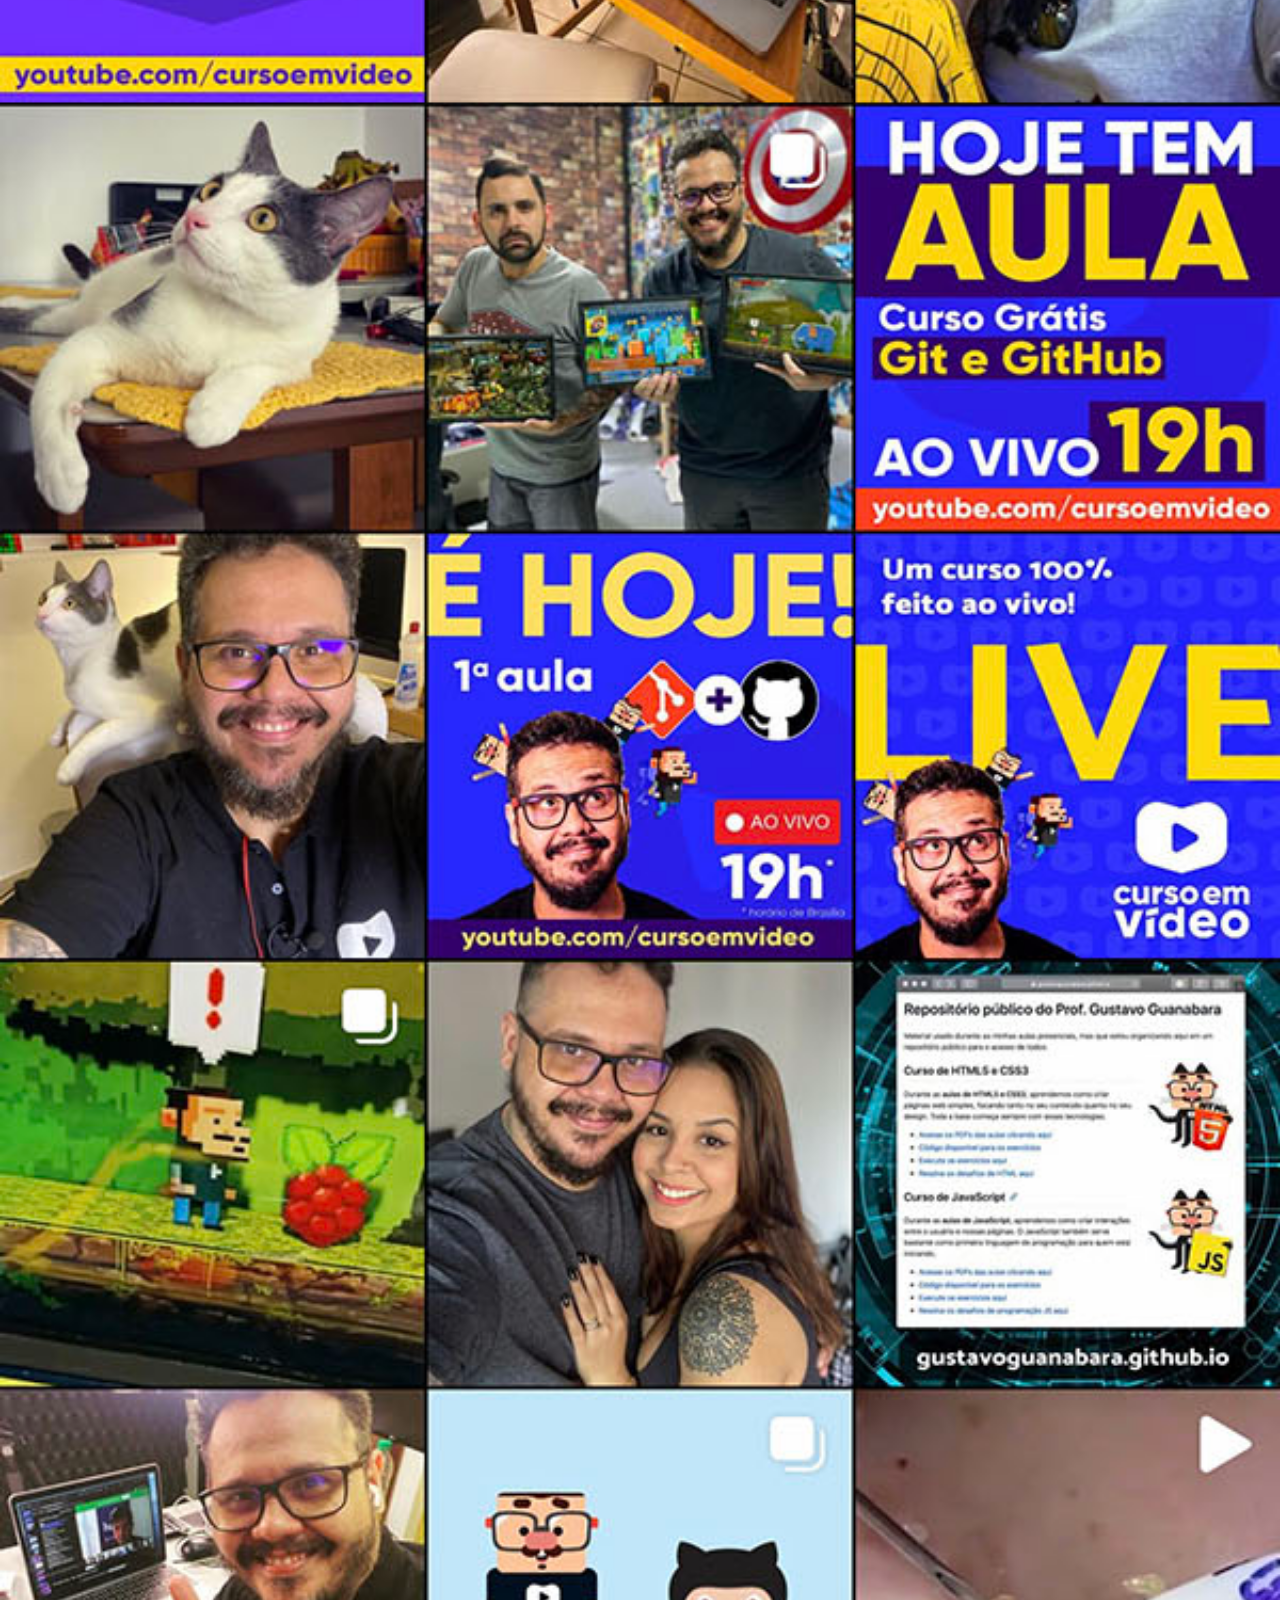
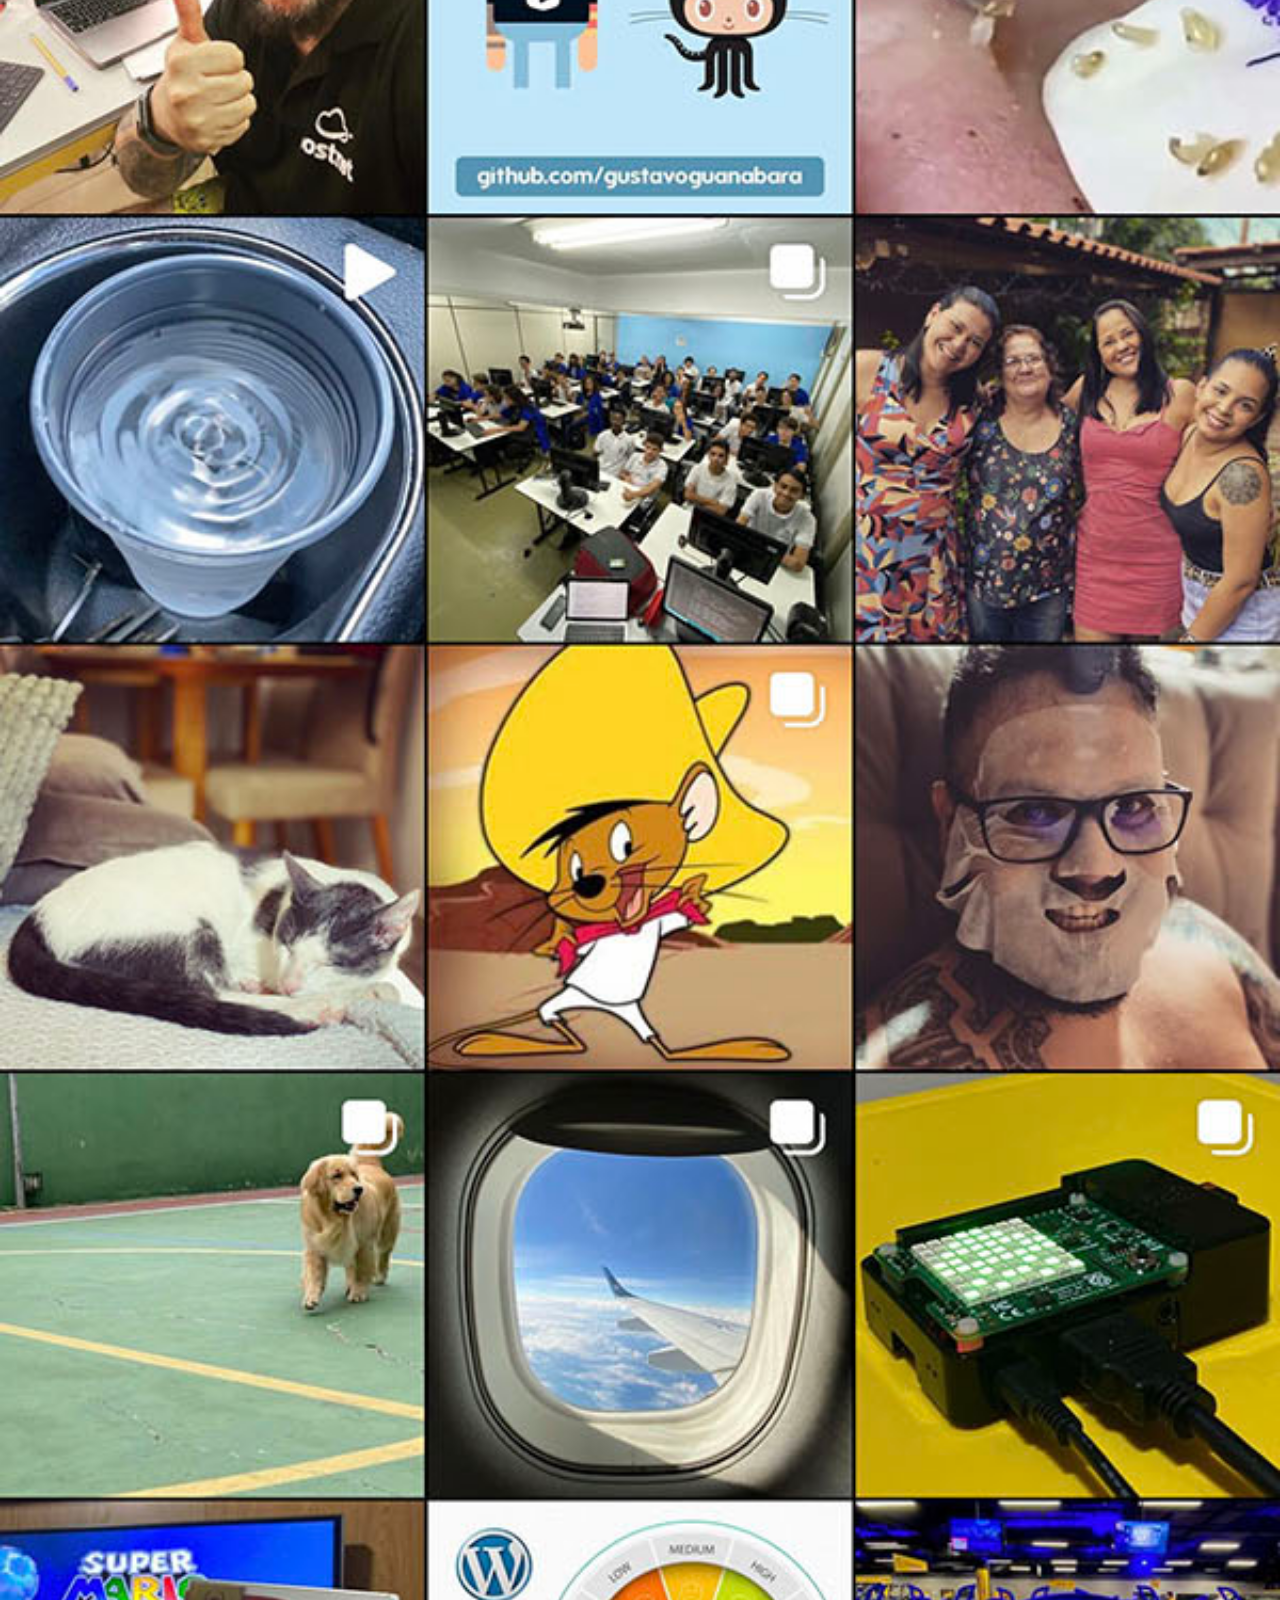
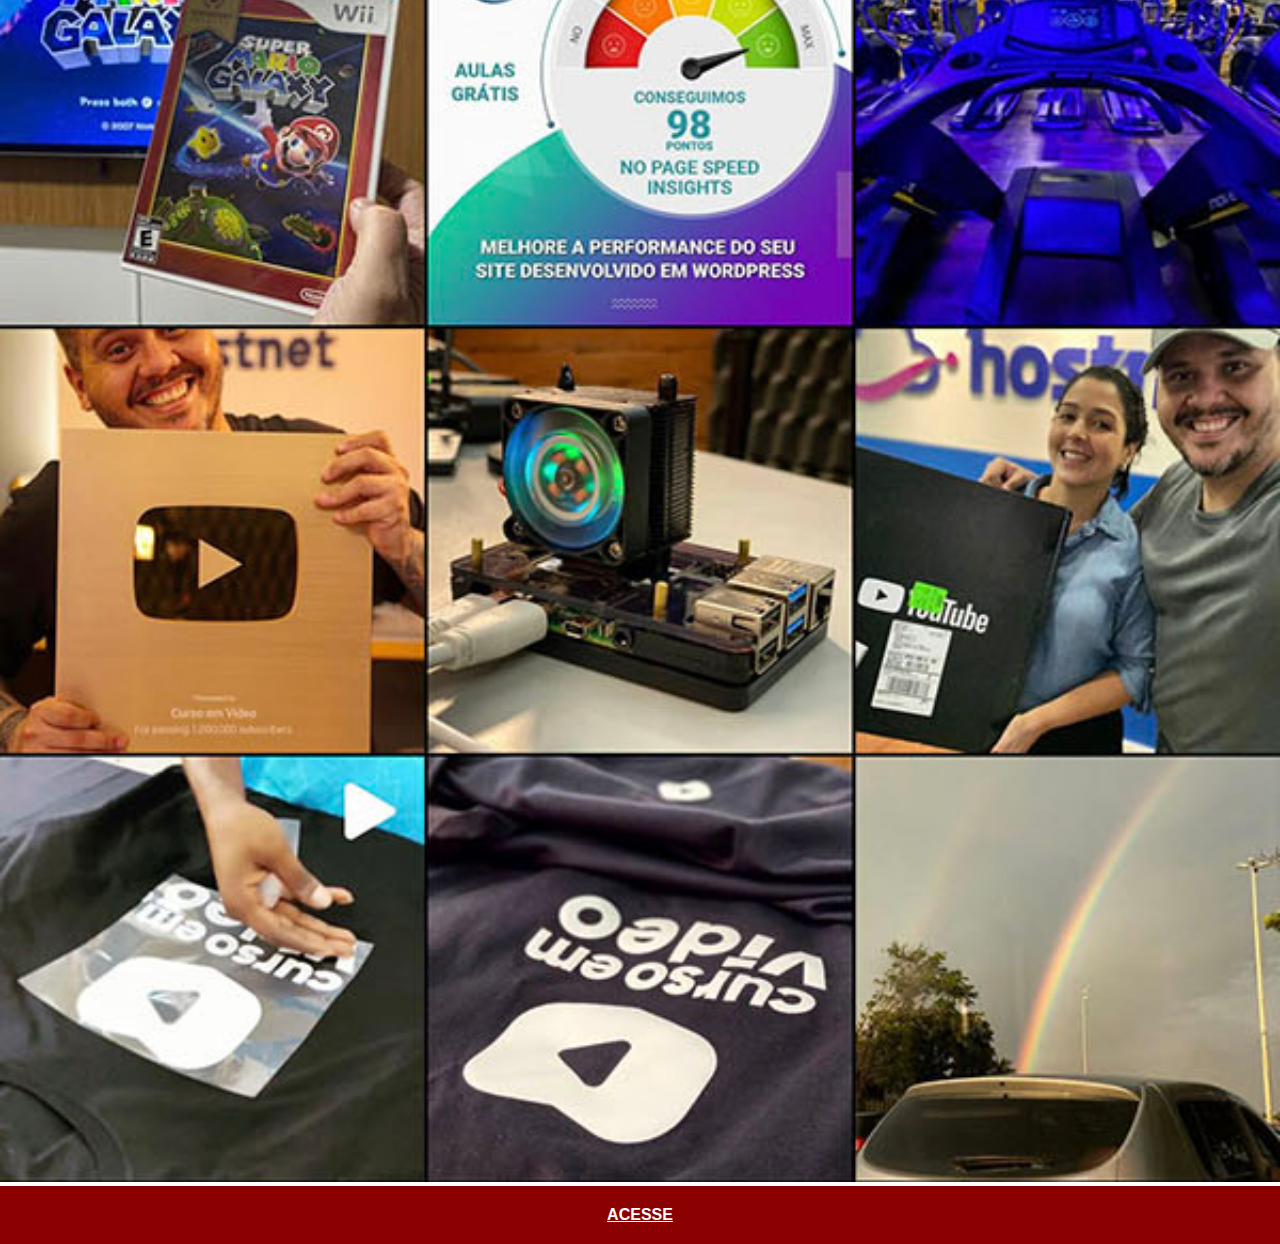
<file: instagram.html>
<!DOCTYPE html>
<html lang="pt-br">
<head>
    <meta charset="UTF-8">
    <meta name="viewport" content="width=device-width, initial-scale=1.0">
    <title>Instagram</title>
    <link rel="stylesheet" href="estilos/social.css">
</head>
<body>
    <img src="imagens/tela-instagram.jpg" alt="Instagram">
    <a href="https://www.instagram.com/gustavoguanabara/?__pwa=1" target="_blank">ACESSE</a>
</body>
</html>
</file>
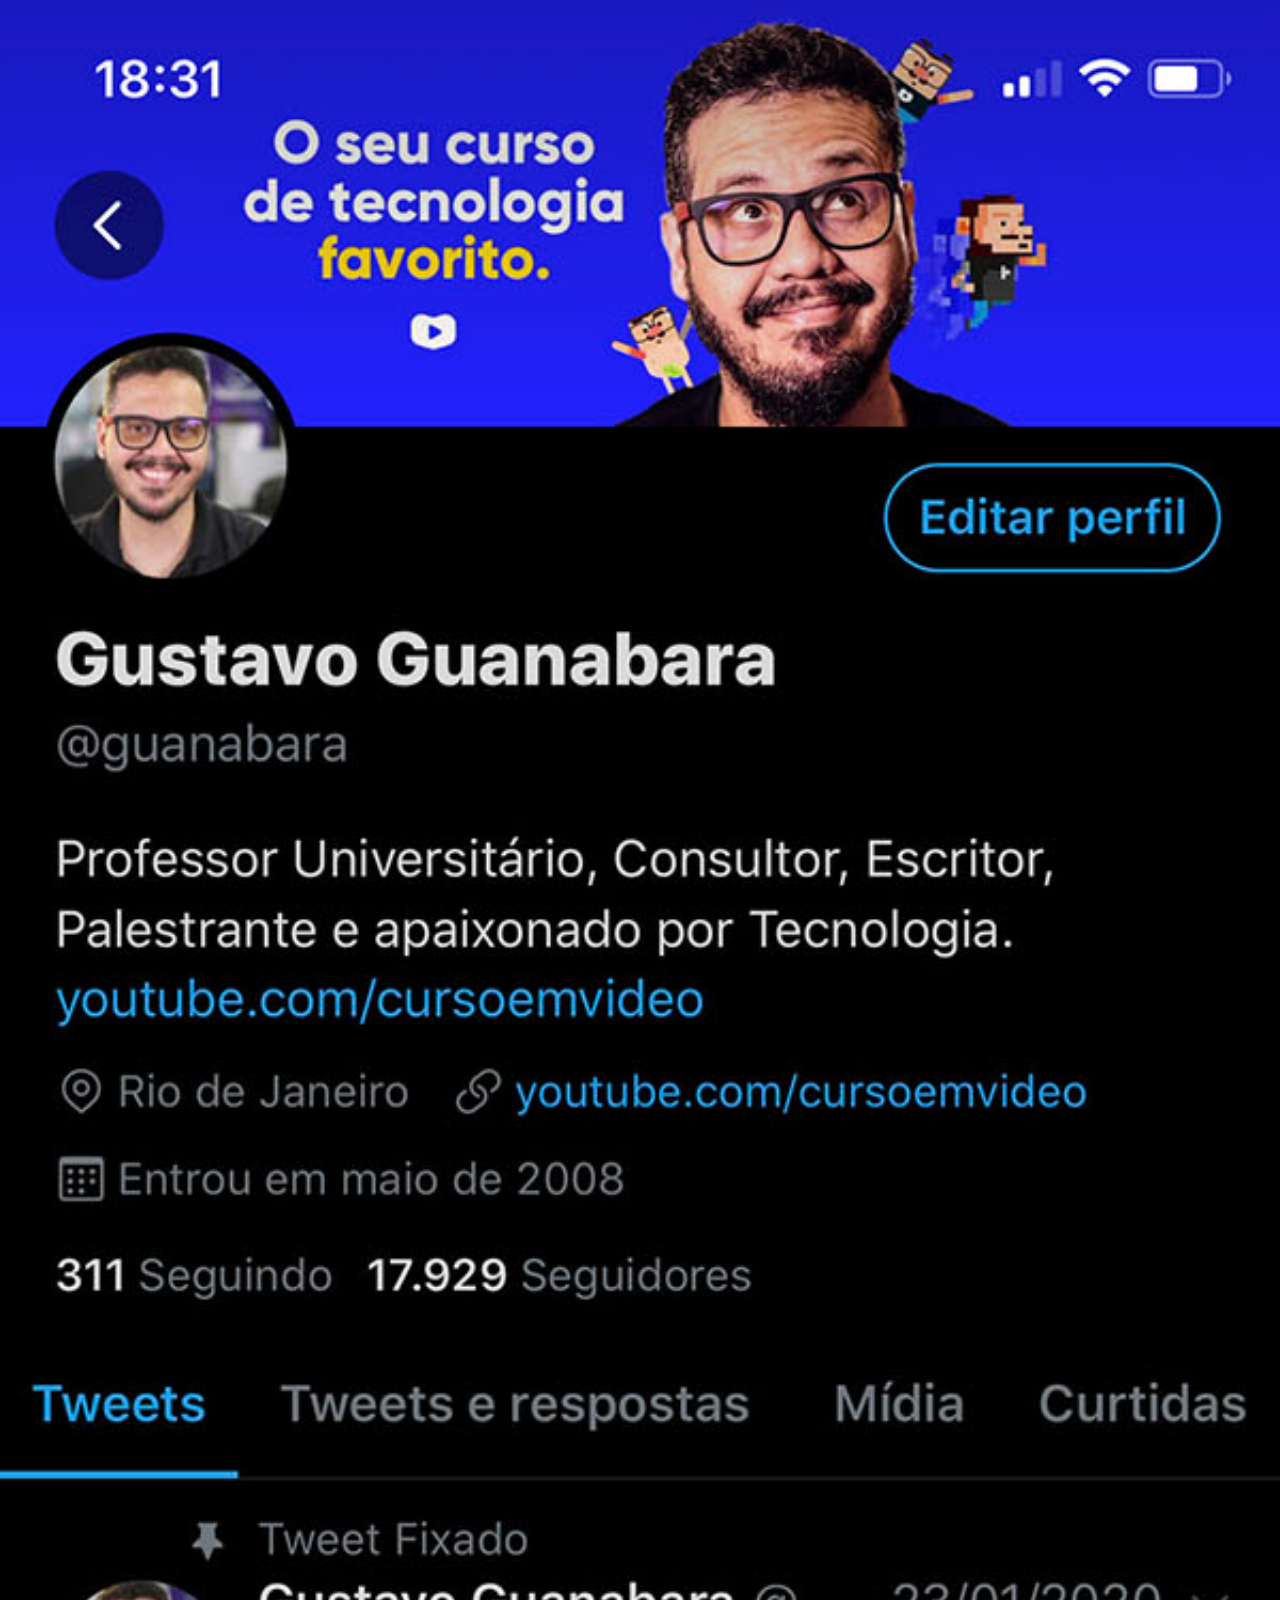
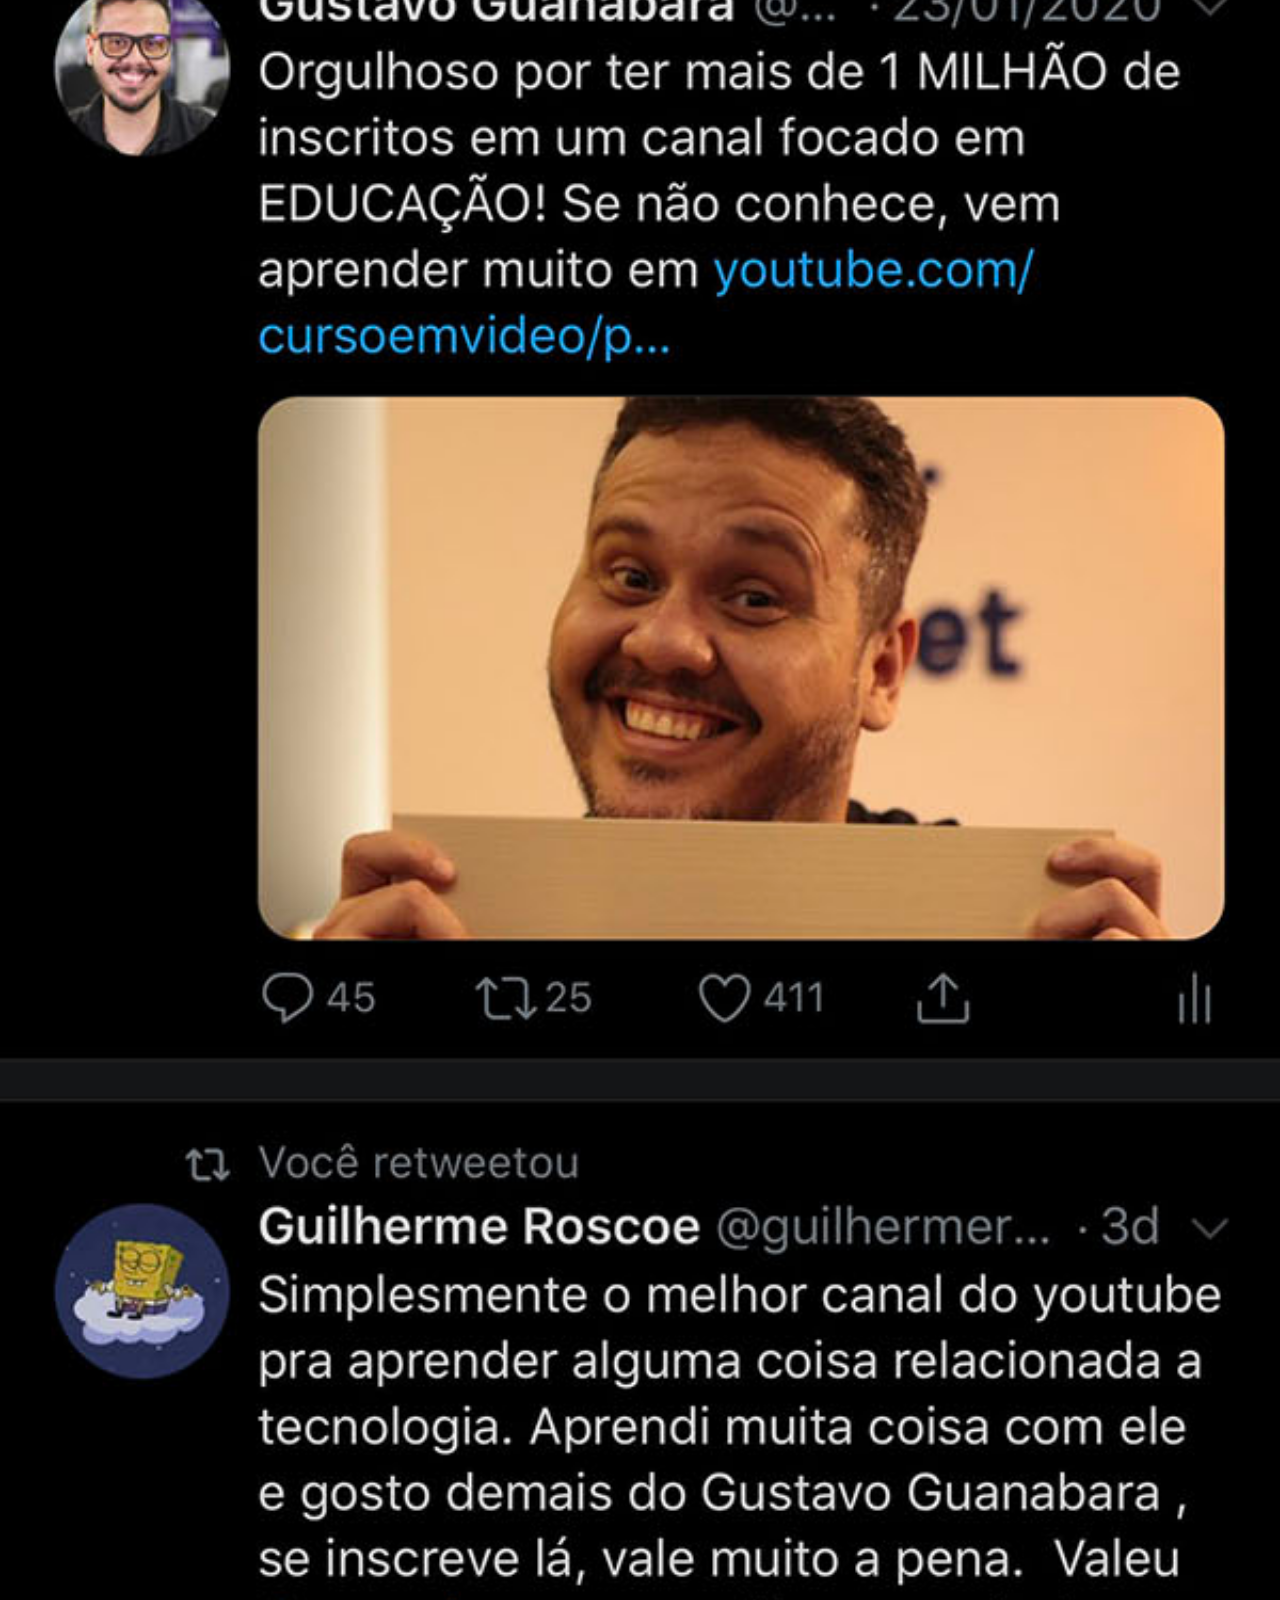
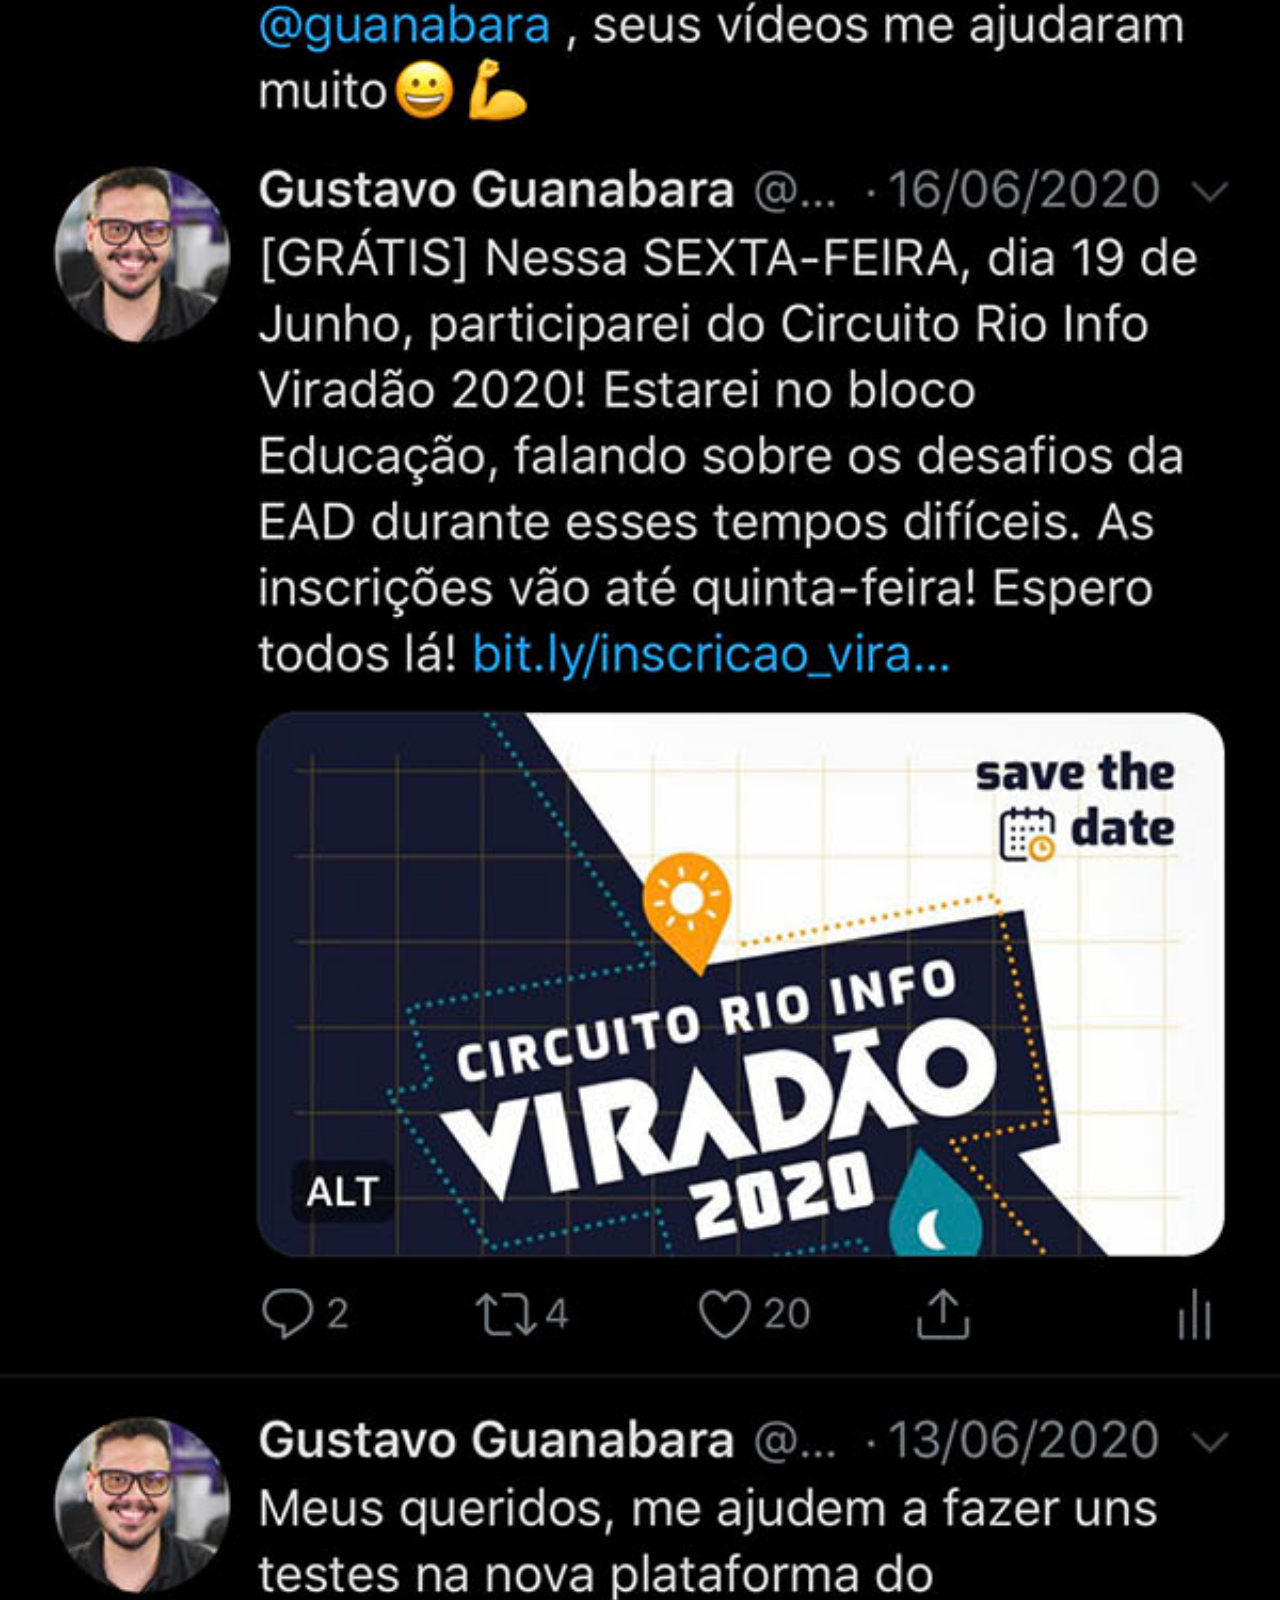
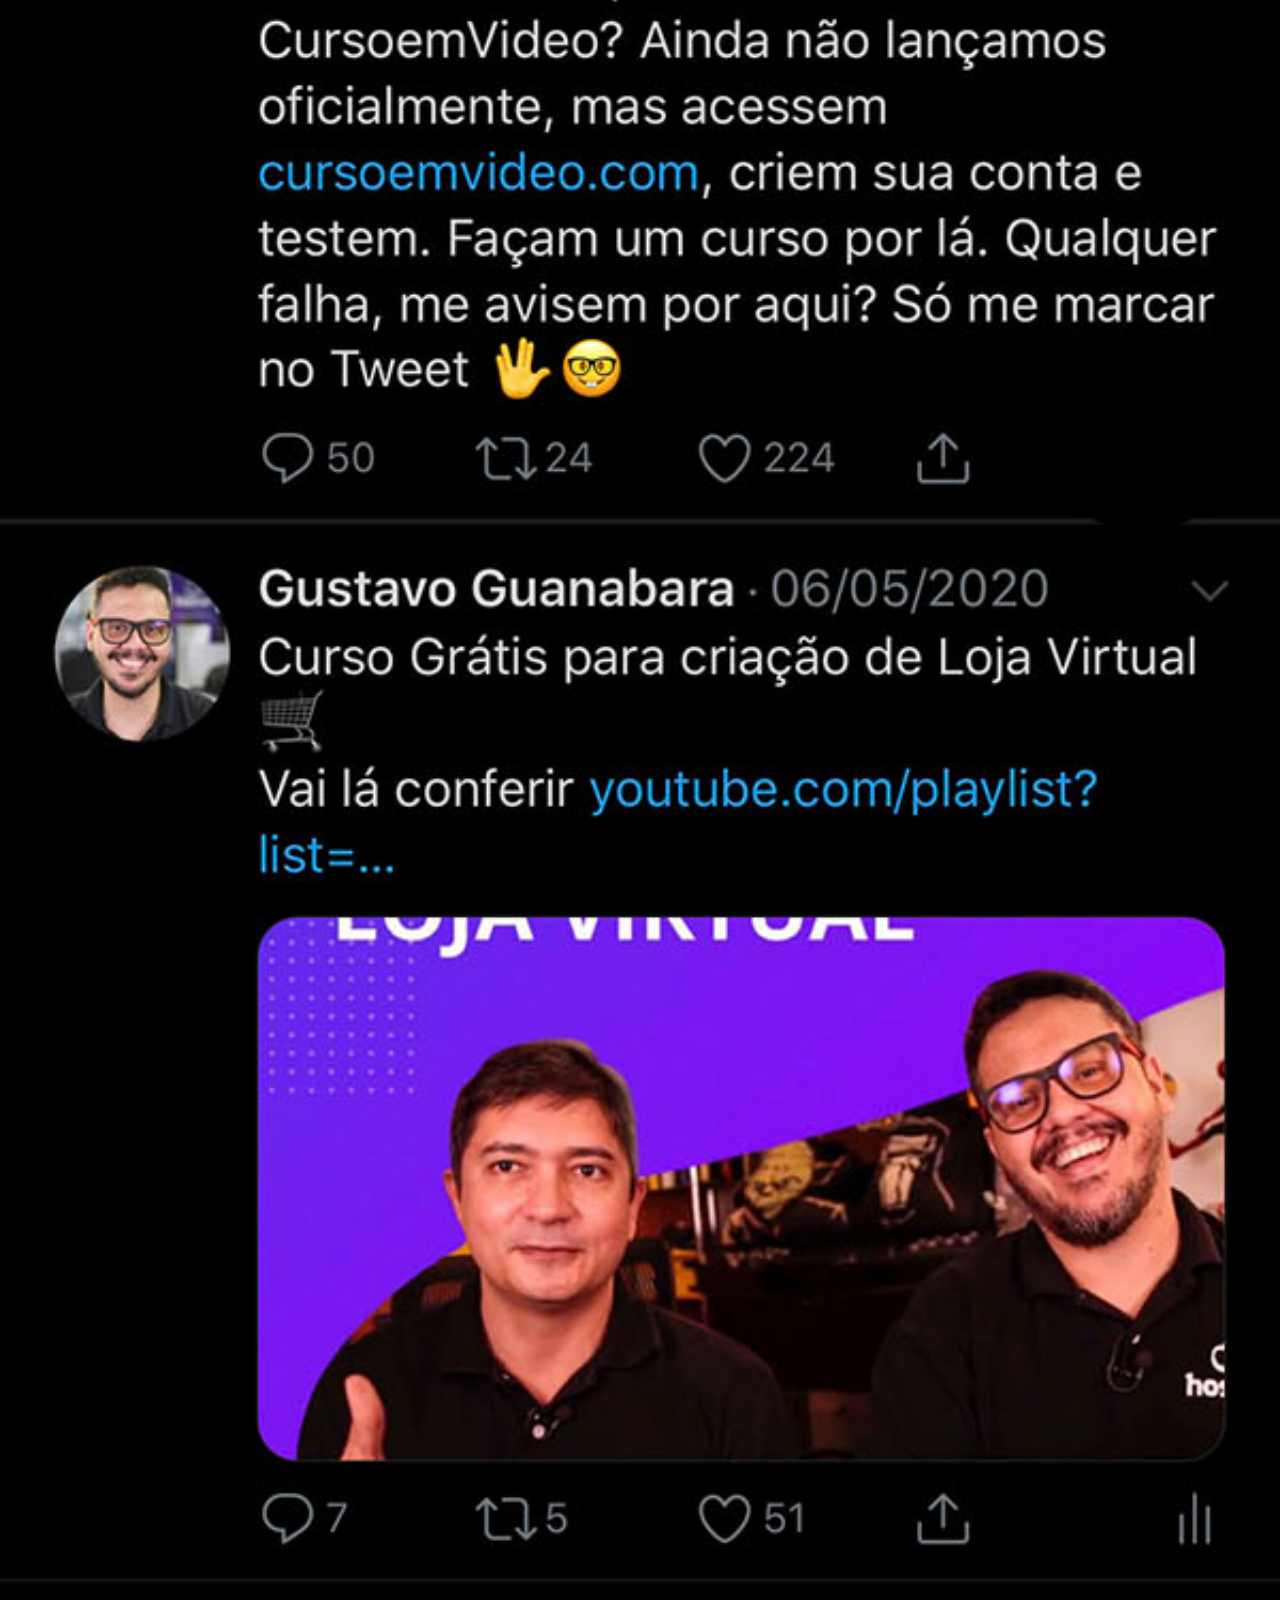
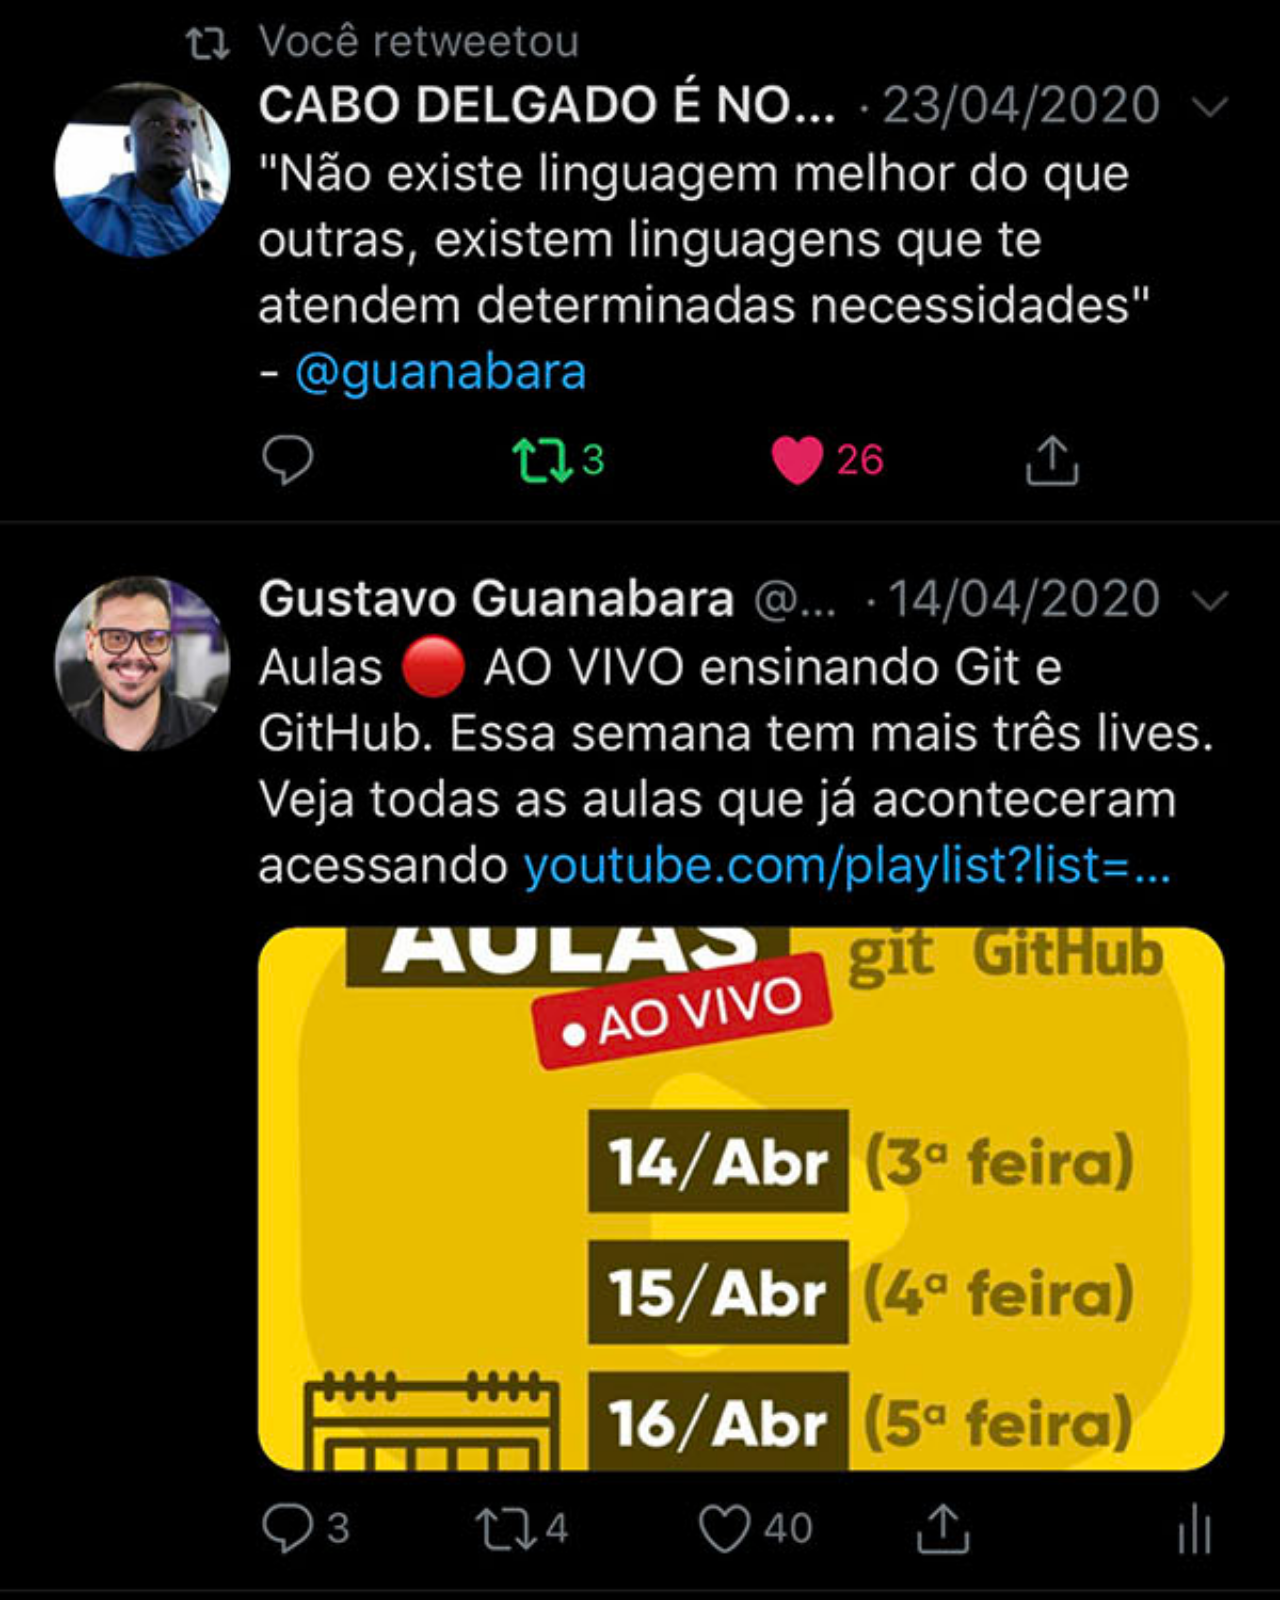
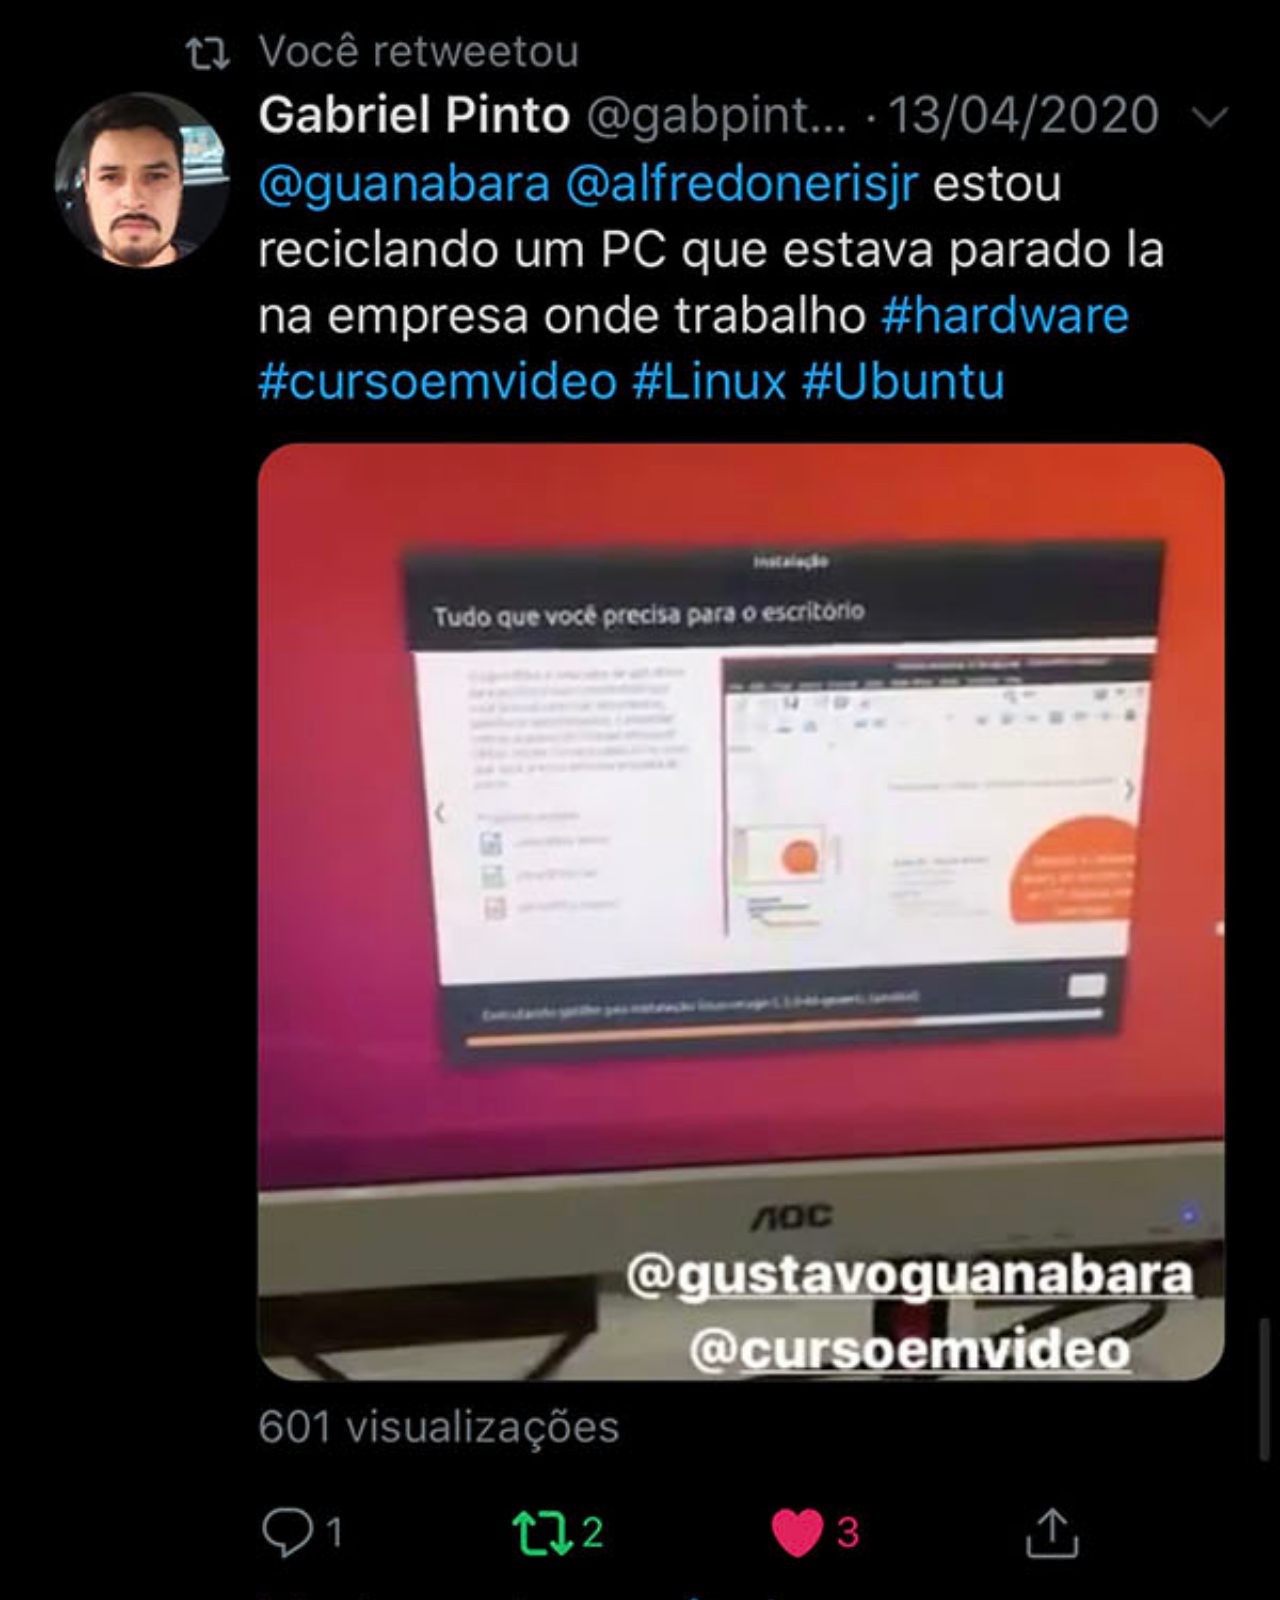
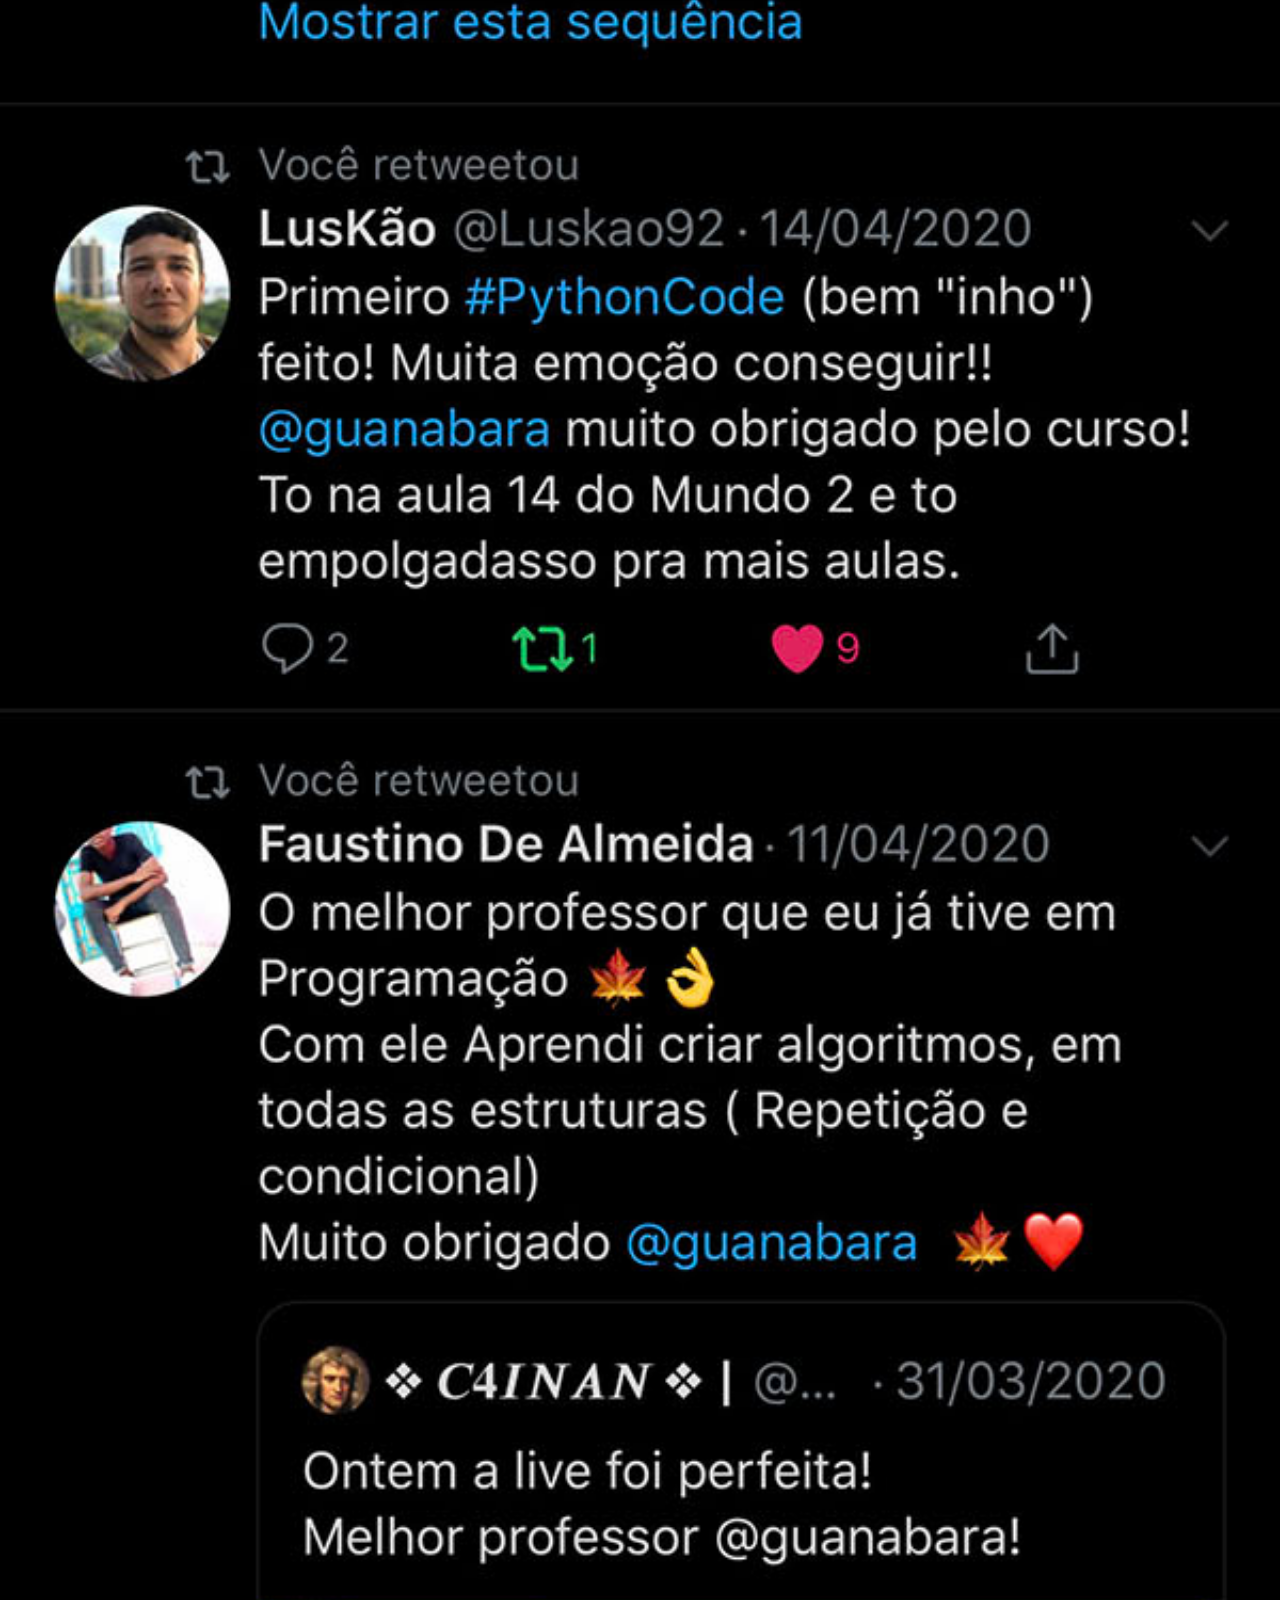
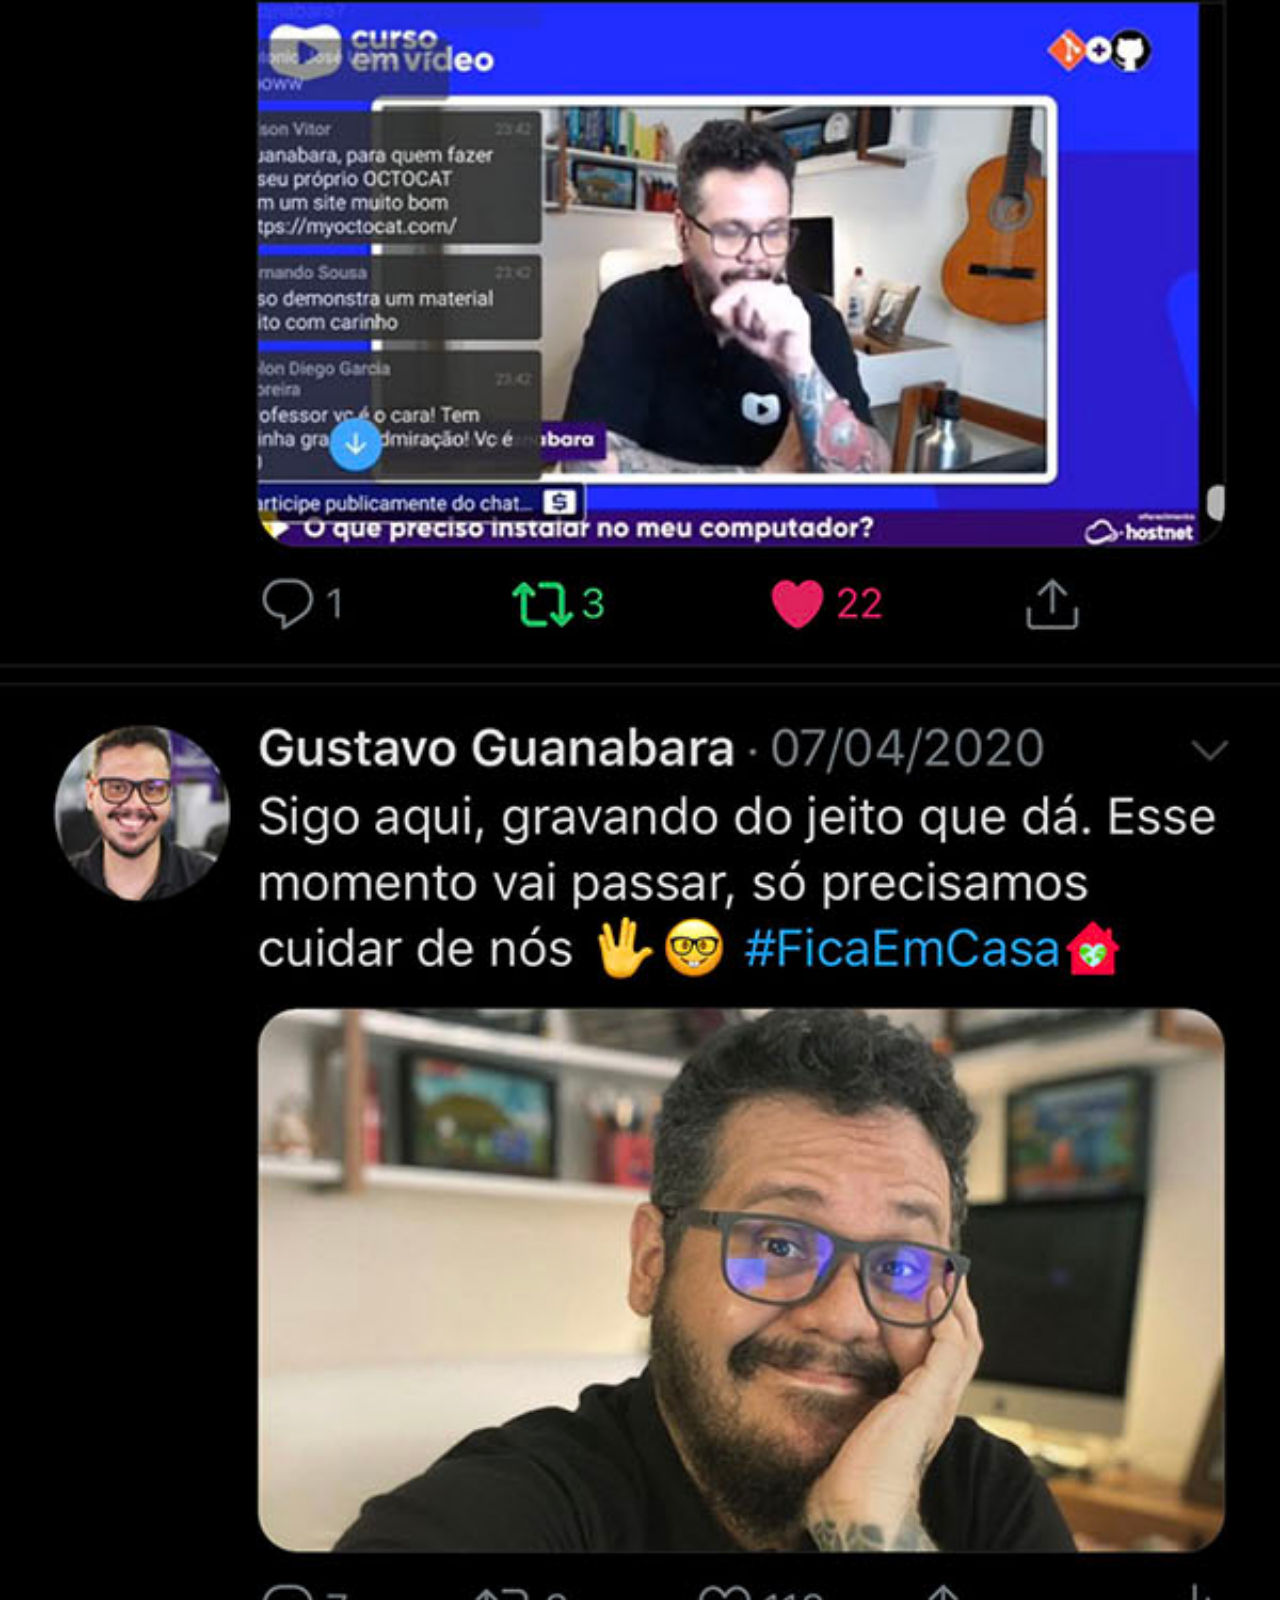
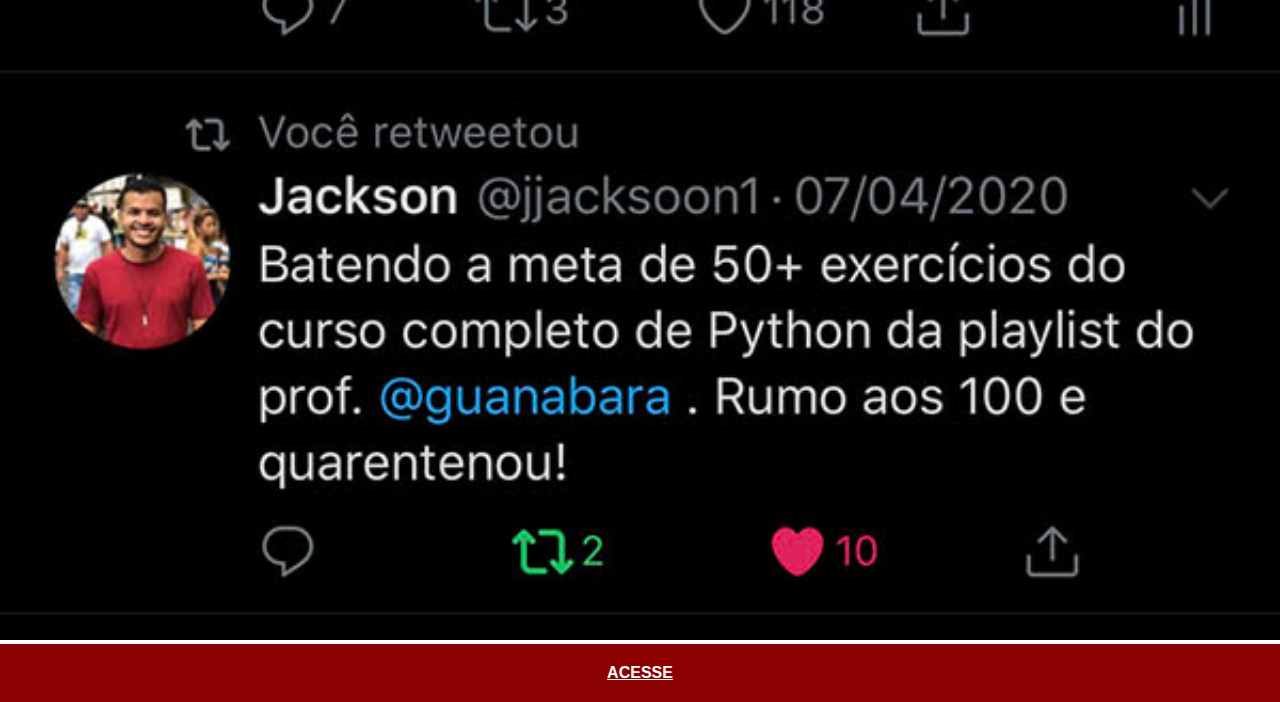
<file: twitter.html>
<!DOCTYPE html>
<html lang="pt-br">
<head>
    <meta charset="UTF-8">
    <meta name="viewport" content="width=device-width, initial-scale=1.0">
    <title>Twitter</title>
    <link rel="stylesheet" href="estilos/social.css">
   
</head>
<body>
    <img src="imagens/tela-twitter.jpg" alt="Twitter">
    <a href="https://x.com/guanabara" target="_blank">ACESSE</a>
</body>
</html>
</file>
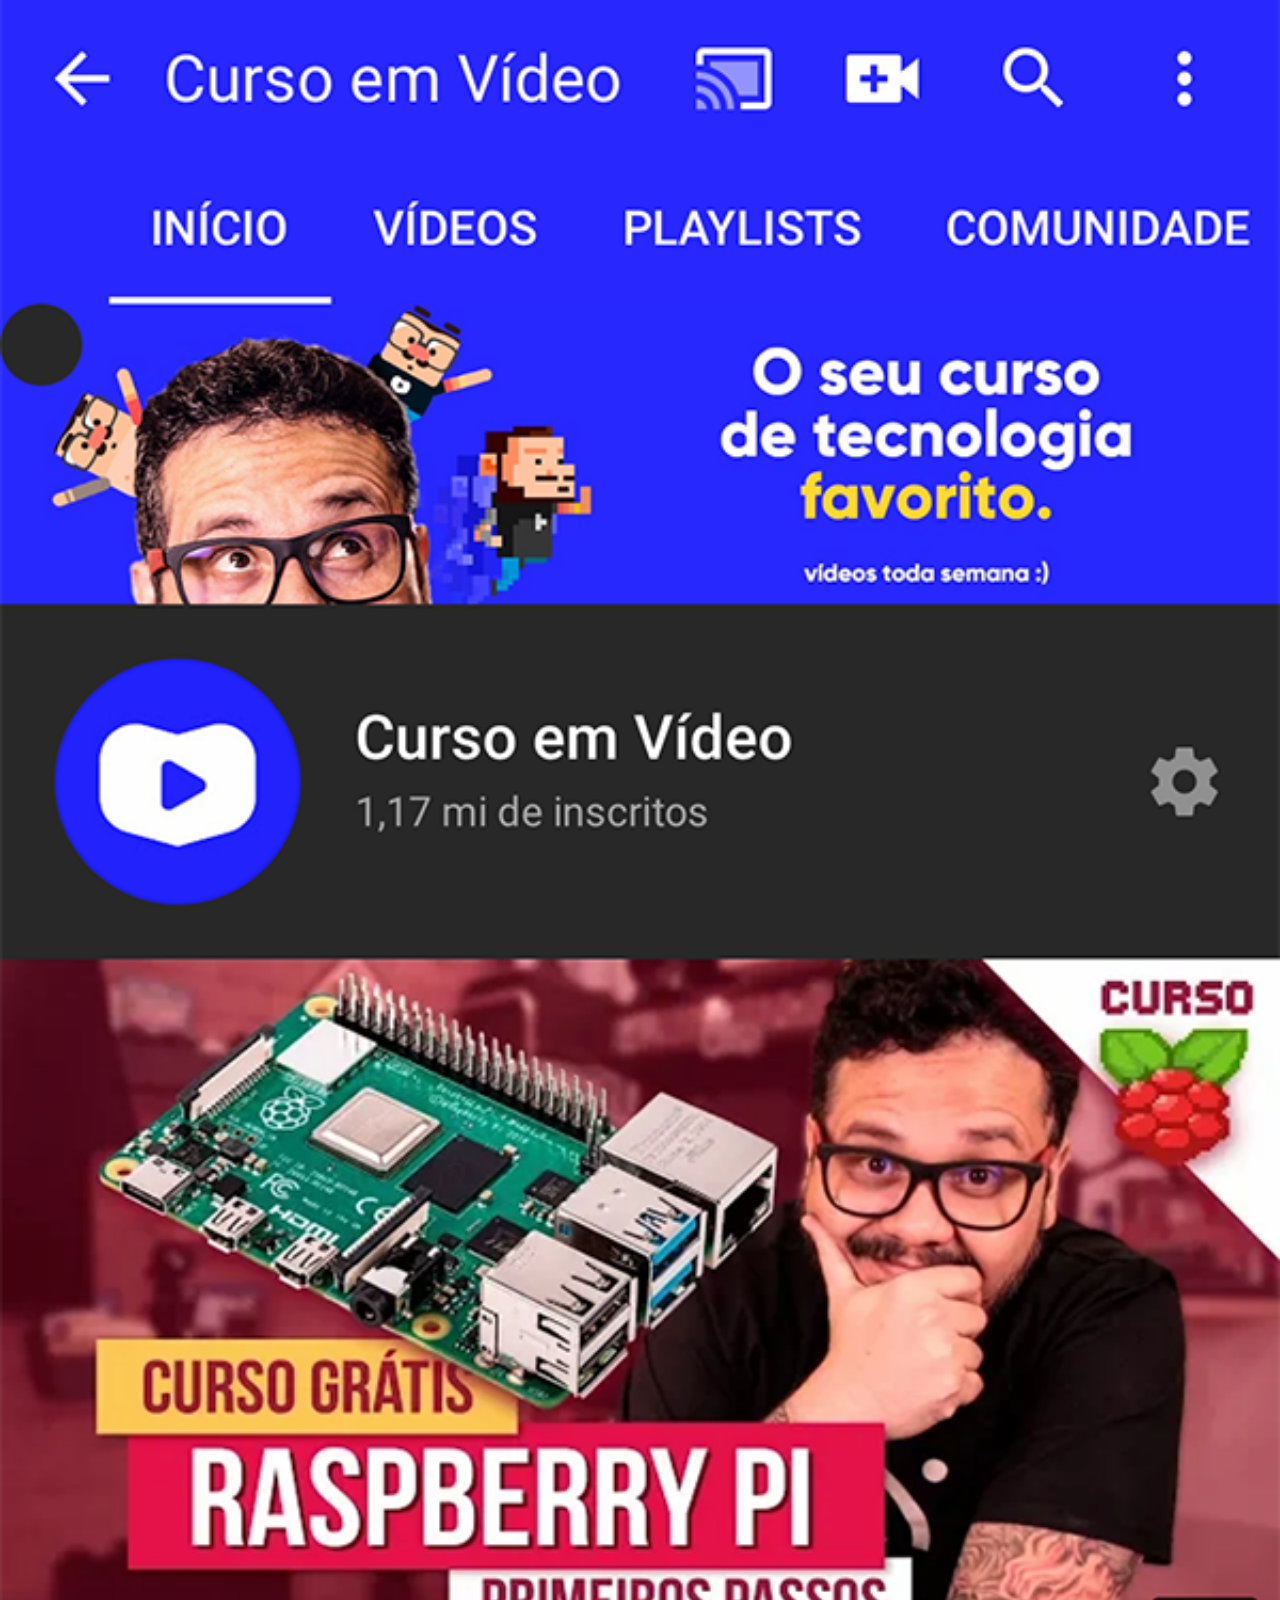
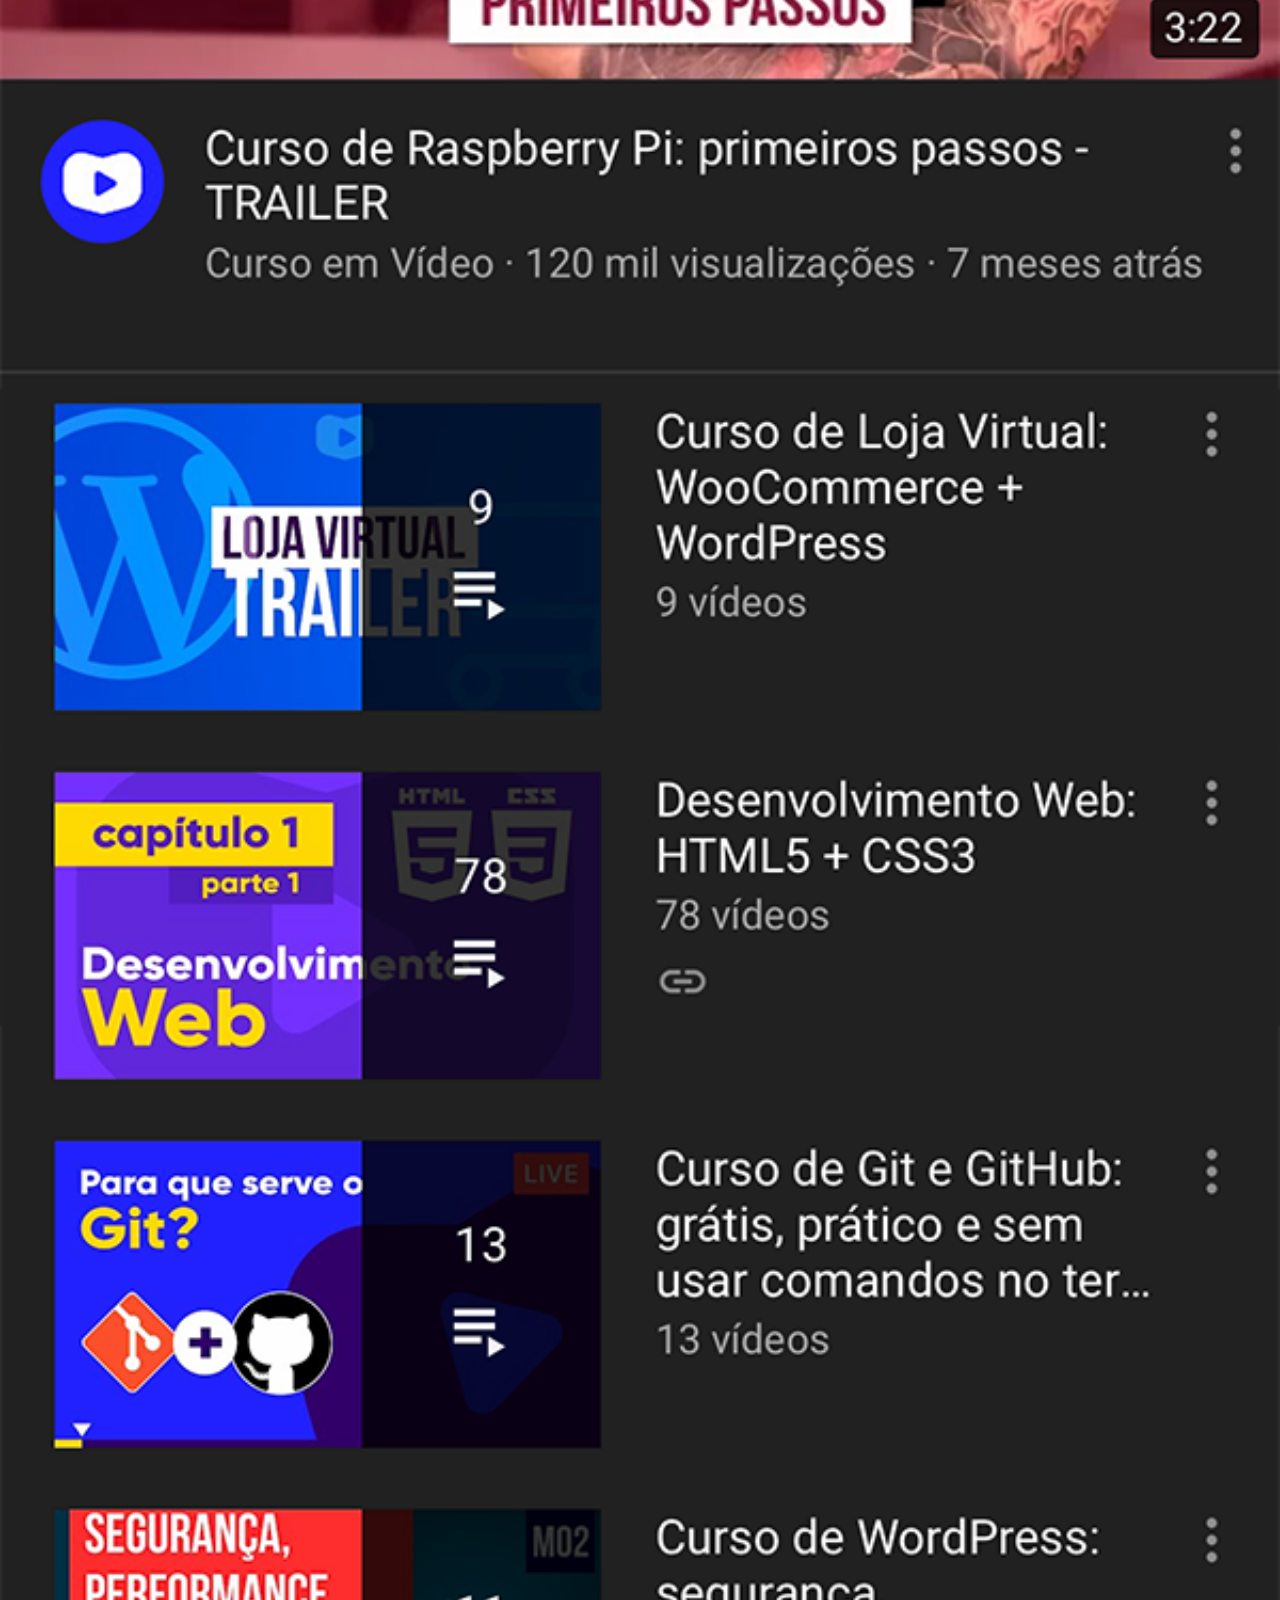
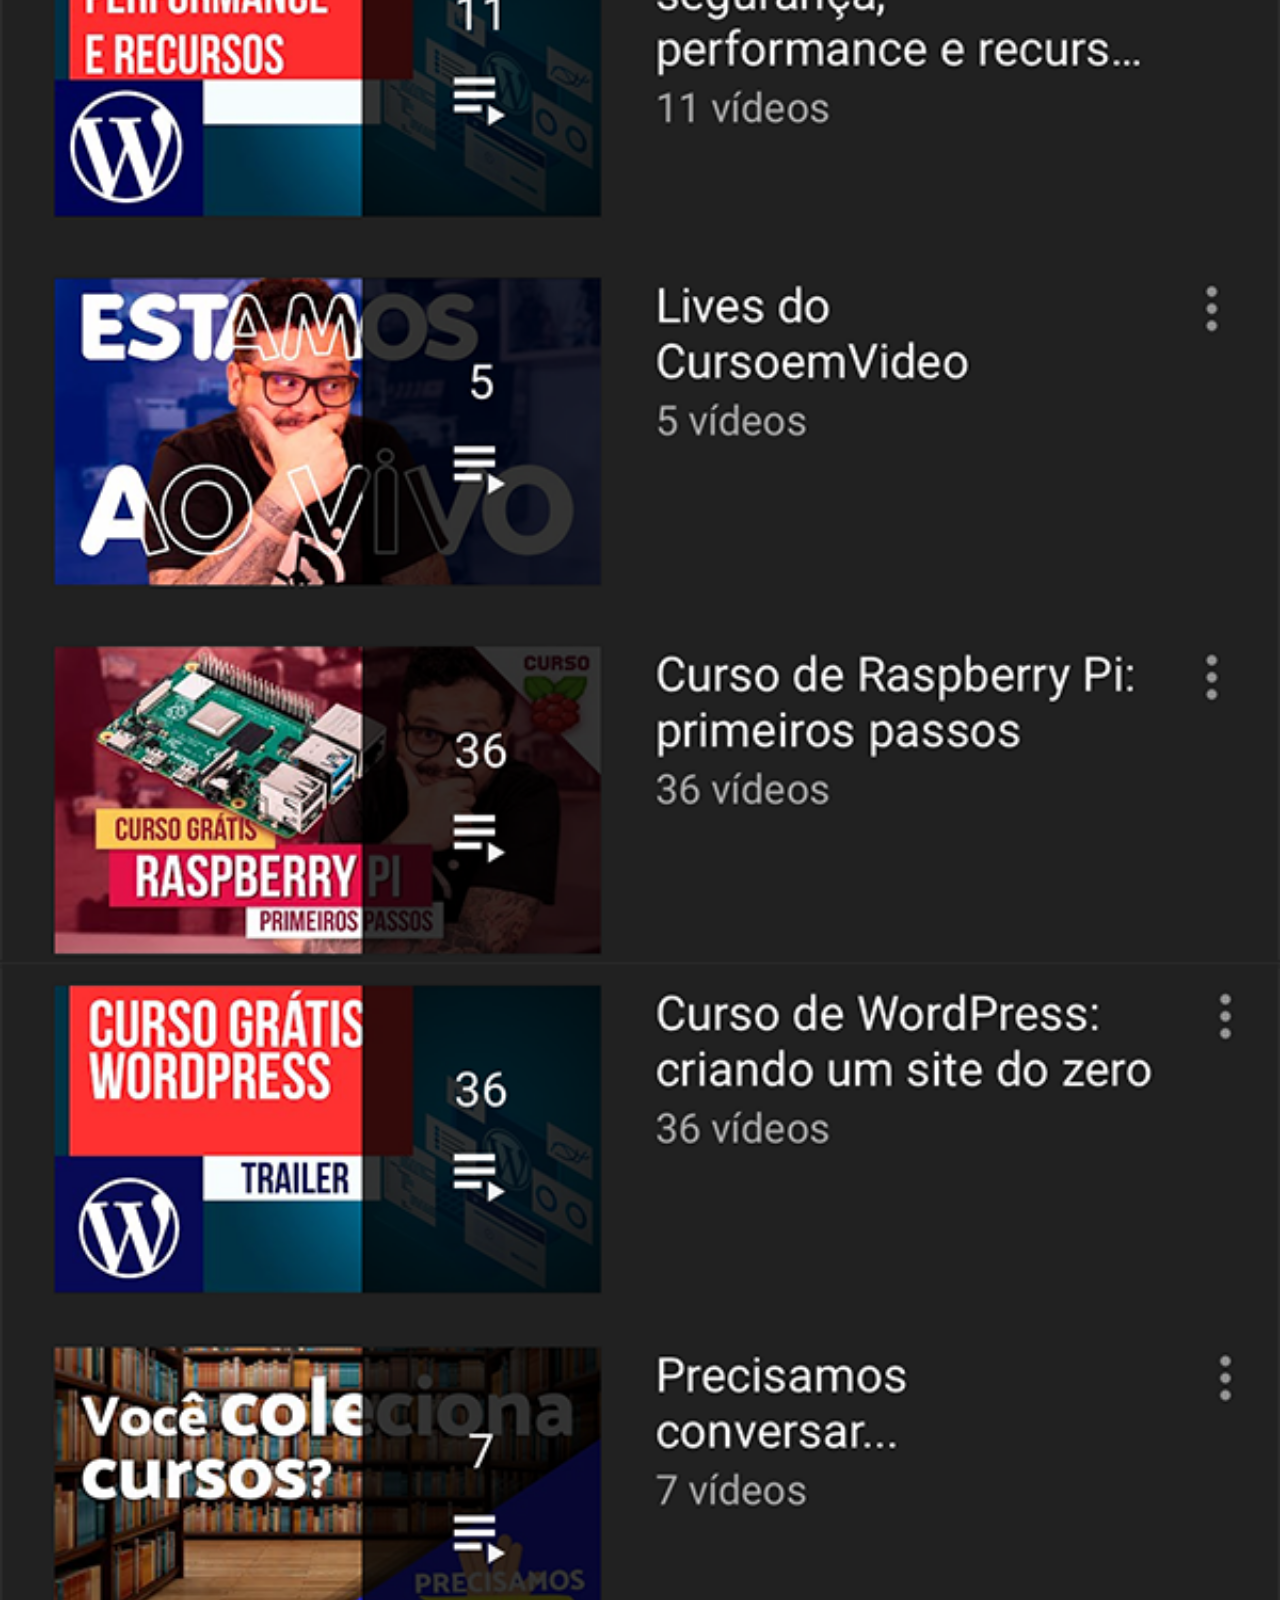
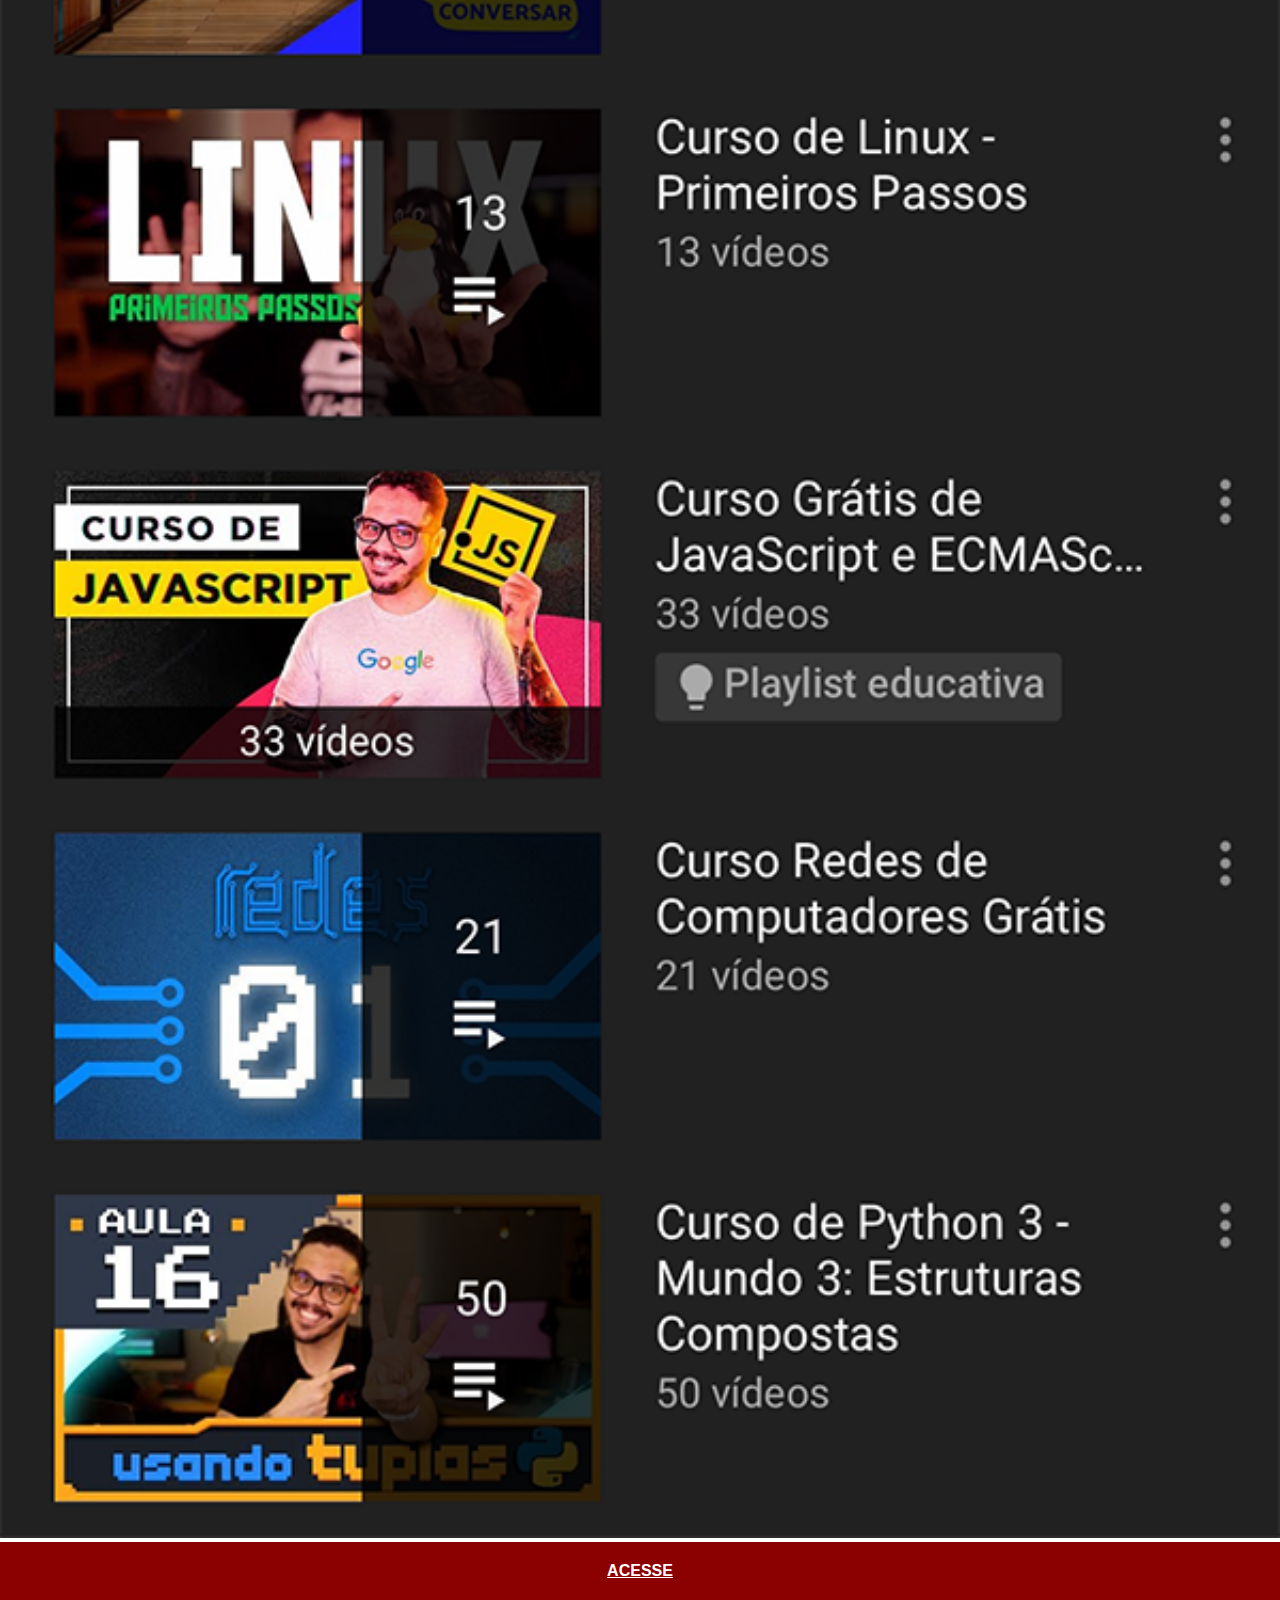
<file: youtube.html>
<!DOCTYPE html>
<html lang="pt-br">
<head>
    <meta charset="UTF-8">
    <meta name="viewport" content="width=device-width, initial-scale=1.0">
    <title>YouTube</title>
    <link rel="stylesheet" href="estilos/social.css">
</head>
<body>
    <img src="imagens/tela-youtube.png" alt="YouTube">
    <a href="https://www.youtube.com/c/CursoemV%C3%ADdeo" target="_blank">ACESSE</a>
</body>
</html>
</file>
<file: estilos/style.css>
@charset "UTF-8"

* {
    margin: 0px;
    padding: 0px;
    font-family: Arial, Helvetica, sans-serif;
}

html, body {
    margin: 0px;
    height: 100vh;
    width: 100vw;
    background-color: black;
}

body {
    background: url('../imagens/fundo-madeira.jpg') no-repeat top center;
    background-size: cover;
    background-attachment: fixed;
}

main {
    position: relative;
    height: 100vh;
}
section#telefone {
    position: absolute;
    top: 50%;
    left: 50%;
    transform: translate(-50%, -50%) ;

    height: 435px;
    width: 216px;
    background-color: blue;
    background: url('../imagens/frame-iphone1.png') no-repeat;
}
section#redes-sociais {
    text-align: right;
}
section#redes-sociais img {
    width: 50px;
    margin: 10px;
    border-radius:50%;
   box-shadow: 2px 2px 5px rgba(0, 0, 0, 0.400)
   ;
   box-sizing: border-box;
}

section#redes-sociais img:hover {
    border: 2px solid rgba(255, 255, 255, 0.600);
    transform: translate(-3px, -3px);
    box-shadow: 5px 5px 10px rgba(0, 0, 0, 0.551);
    transition: transform .3s, border 1s;
}

iframe#tela {
    position: relative;
    top: 56px;
    left: 15px;
    width: 185px;
    height: 327px;
}
</file>
<file: estilos/social.css>
@charset "UTF-8";

* {
    margin: 0px;
    padding: 0px;
    font-family: Arial, Helvetica, sans-serif;
}

::-webkit-scrollbar {
    width: 0px;
    height: 0px;
}

img {
    width: 100vw;
}

a {
    display: block;
    background-color: darkred;
    color: white;
    padding: 20px;
    text-align: center;
    font-weight: bolder;
}

a:hover {
    background-color: red;
}
</file>
